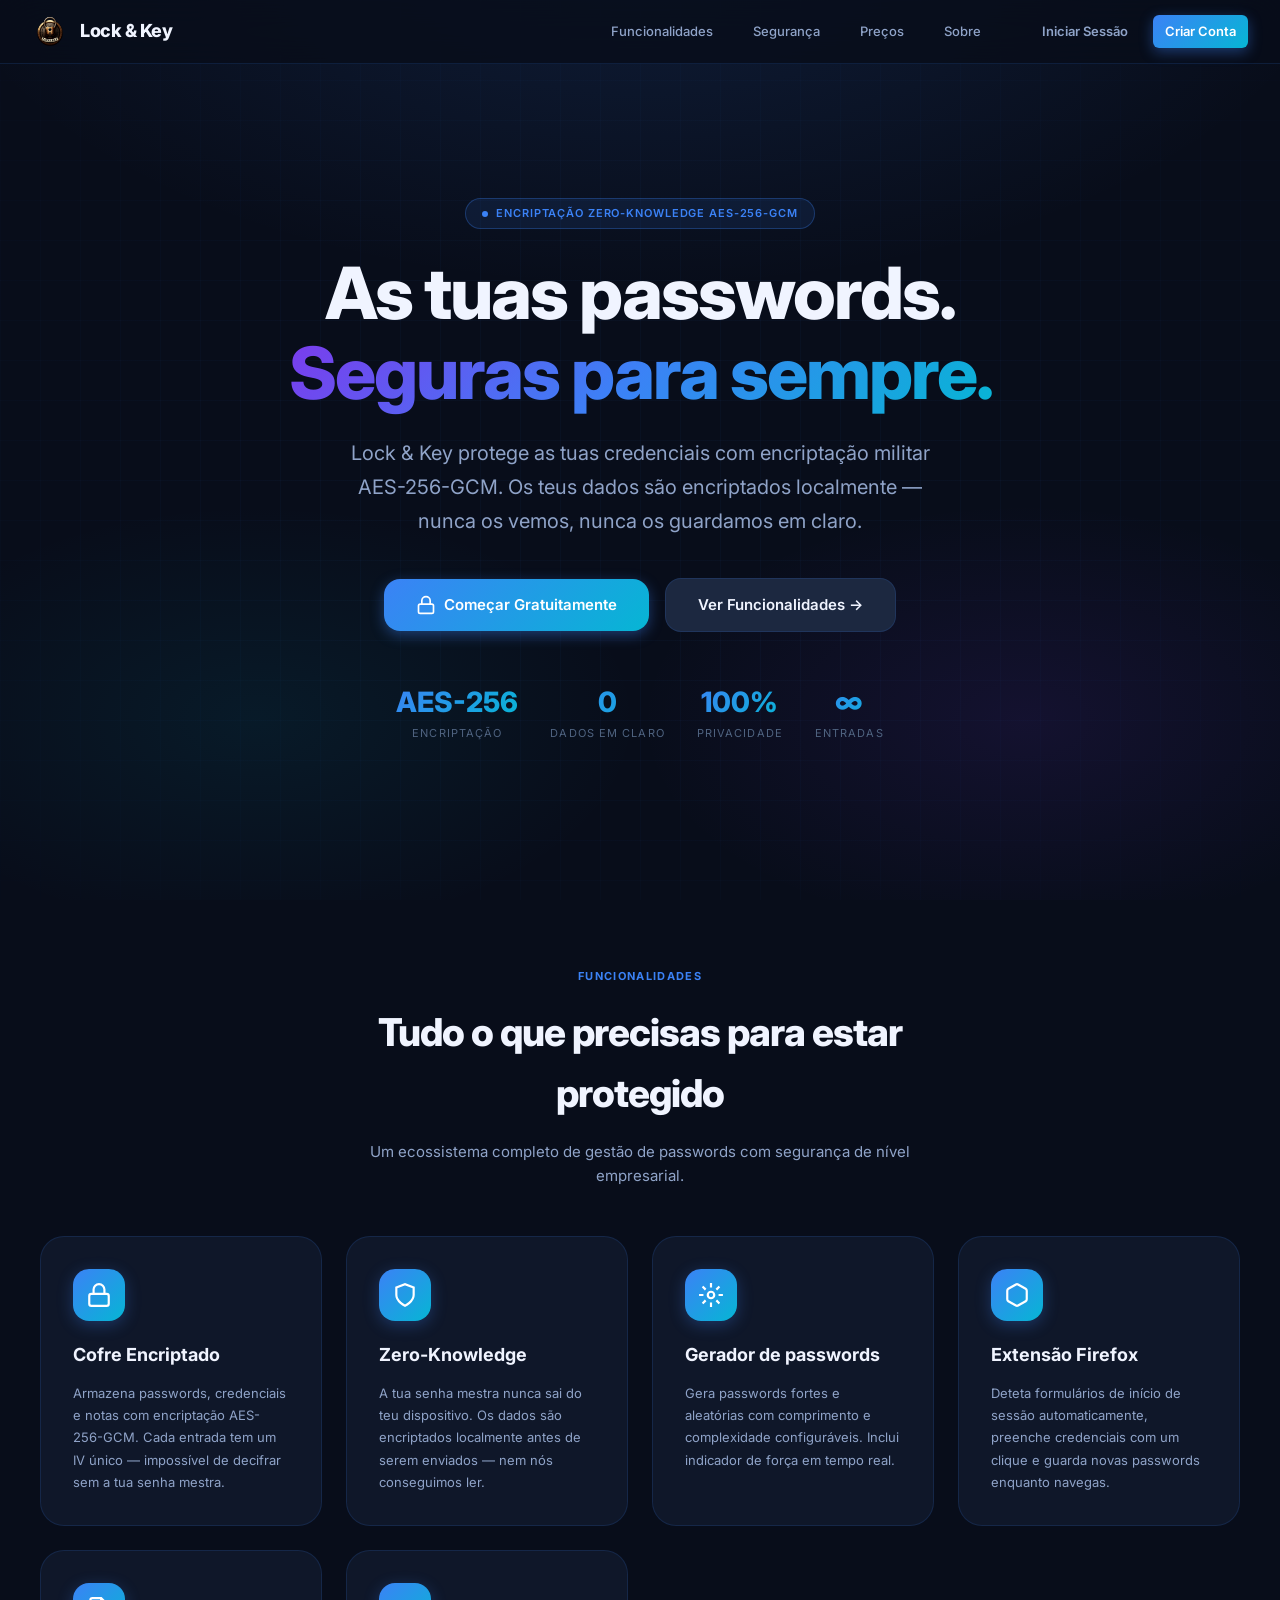
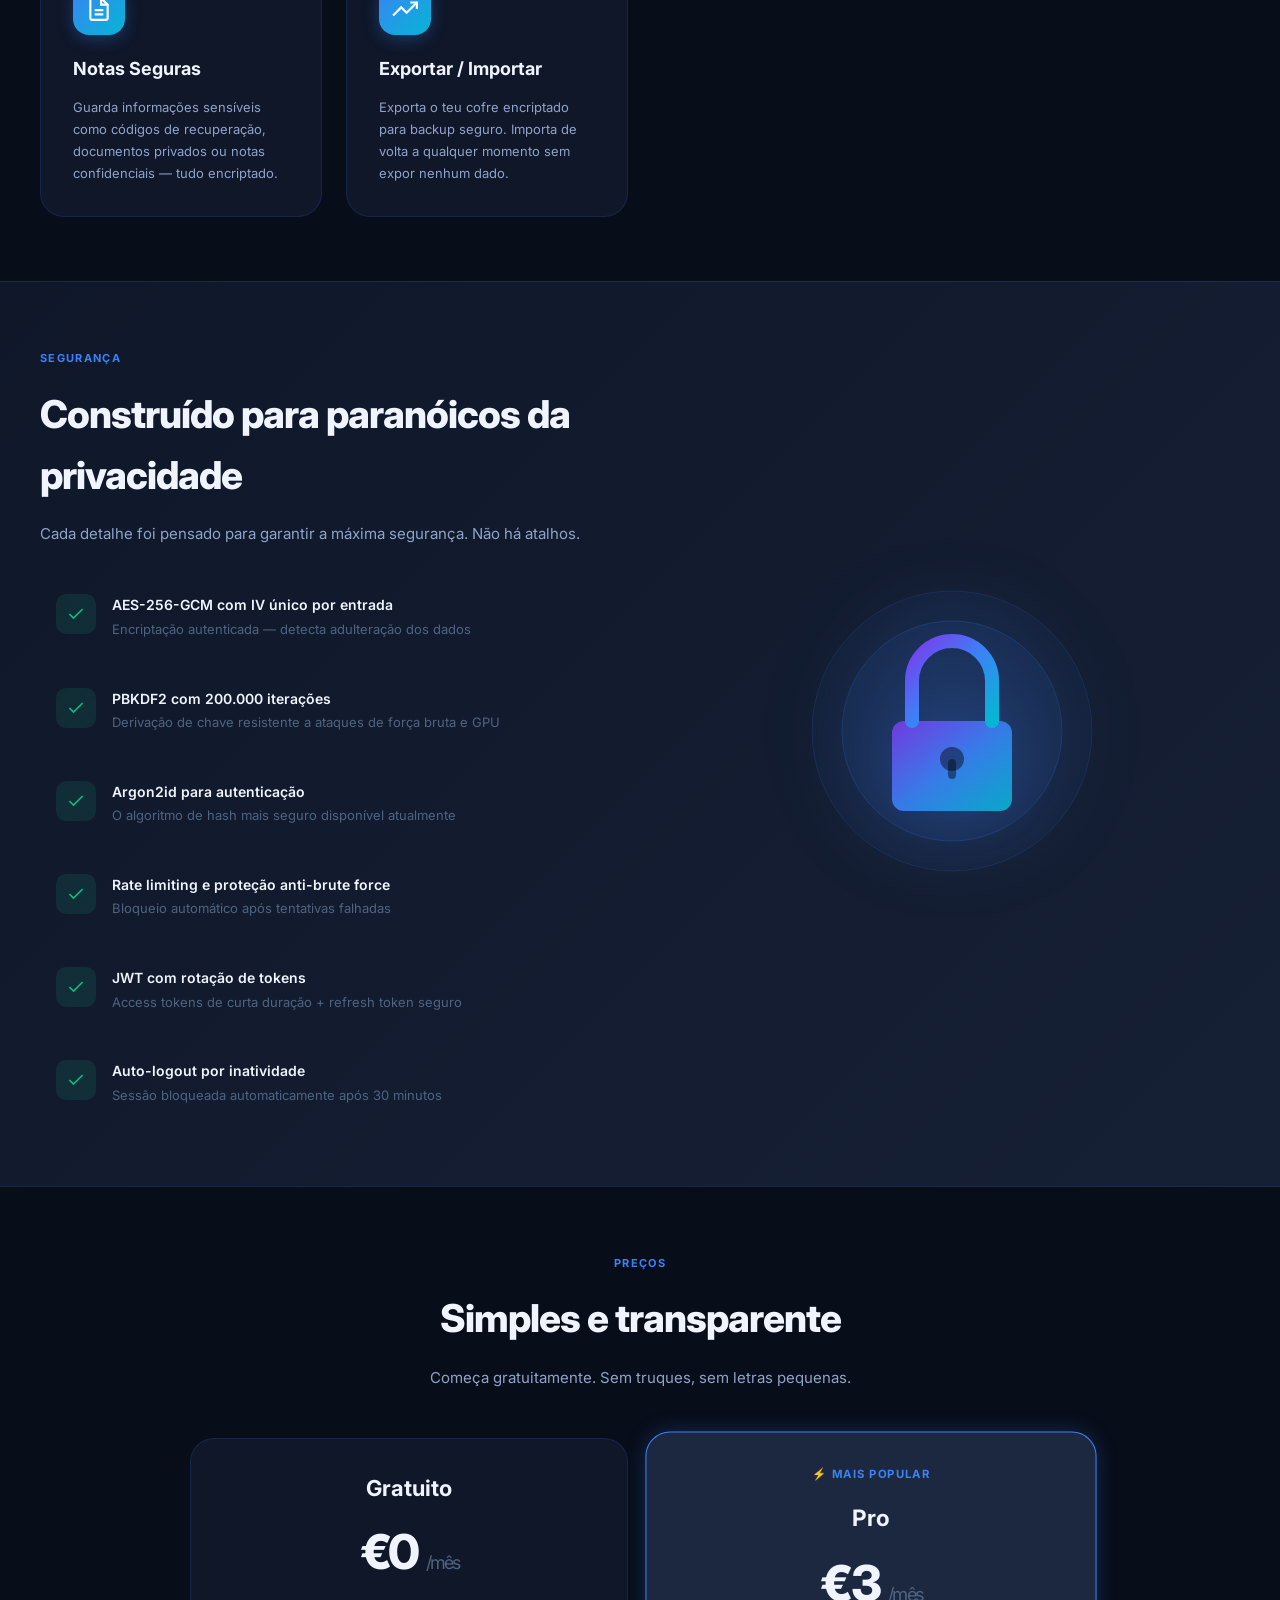
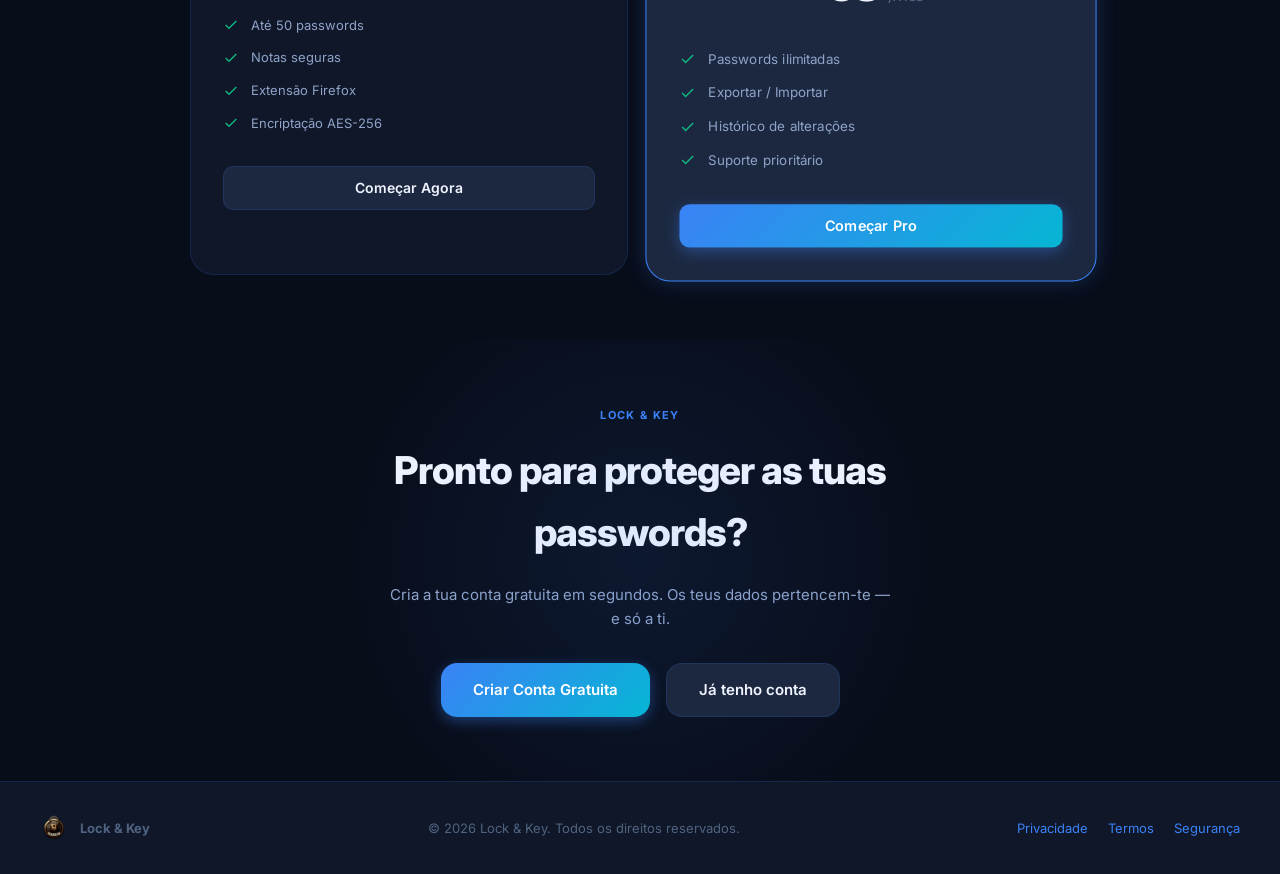
<file: frontend/index.html>
<!DOCTYPE html>
<html lang="pt-PT">
<head>
  <meta charset="UTF-8">
  <meta name="viewport" content="width=device-width, initial-scale=1.0">
  <meta name="description" content="Lock & Key — o gestor de passwords mais seguro. Encriptação AES-256, zero-knowledge, open source.">
  <meta name="theme-color" content="#080d1a">
  <title>Lock & Key — Gestor de passwords seguro</title>
  <link rel="stylesheet" href="css/main.css">
  <link rel="icon" href="assets/logo.png" type="image/png">
</head>
<body>

<!-- Navbar -->
<nav class="navbar" id="navbar">
  <a class="navbar-brand" href="index.html">
    <div class="logo-icon"><img src="assets/logo.png" alt="" class="site-logo" width="36" height="36"></div>
    Lock &amp; Key
  </a>

  <nav class="navbar-nav">
    <a href="#features">Funcionalidades</a>
    <a href="#security">Segurança</a>
    <a href="#pricing">Preços</a>
    <a href="#about">Sobre</a>
  </nav>

  <div class="navbar-actions">
    <a href="login.html" class="btn btn-ghost btn-sm">Iniciar Sessão</a>
    <a href="register.html" class="btn btn-primary btn-sm">Criar Conta</a>
  </div>
</nav>

<!-- Hero -->
<section class="hero">
  <div class="hero-bg"></div>
  <div class="hero-grid"></div>
  <div class="hero-content animate-fade-in-up">
    <div class="hero-badge">
      <span class="dot"></span>
      Encriptação Zero-Knowledge AES-256-GCM
    </div>

    <h1 class="hero-title">
      As tuas passwords.<br>
      <span class="gradient-text">Seguras para sempre.</span>
    </h1>

    <p class="hero-subtitle">
      Lock &amp; Key protege as tuas credenciais com encriptação militar AES-256-GCM.
      Os teus dados são encriptados localmente — nunca os vemos, nunca os guardamos em claro.
    </p>

    <div class="hero-actions">
      <a href="register.html" class="btn btn-primary btn-lg">
        <svg width="20" height="20" viewBox="0 0 24 24" fill="none" stroke="currentColor" stroke-width="2">
          <rect x="3" y="11" width="18" height="11" rx="2"/>
          <path d="M7 11V7a5 5 0 0 1 10 0v4"/>
        </svg>
        Começar Gratuitamente
      </a>
      <a href="#features" class="btn btn-secondary btn-lg">
        Ver Funcionalidades →
      </a>
    </div>

    <div class="hero-stats">
      <div class="hero-stat">
        <div class="stat-value">AES-256</div>
        <div class="stat-label">Encriptação</div>
      </div>
      <div class="hero-stat">
        <div class="stat-value">0</div>
        <div class="stat-label">Dados em Claro</div>
      </div>
      <div class="hero-stat">
        <div class="stat-value">100%</div>
        <div class="stat-label">Privacidade</div>
      </div>
      <div class="hero-stat">
        <div class="stat-value">∞</div>
        <div class="stat-label">Entradas</div>
      </div>
    </div>
  </div>
</section>

<!-- Features -->
<section class="section" id="features">
  <div class="section-header">
    <div class="section-tag">Funcionalidades</div>
    <h2 class="section-title">Tudo o que precisas para estar protegido</h2>
    <p class="section-desc">Um ecossistema completo de gestão de passwords com segurança de nível empresarial.</p>
  </div>

  <div class="features-grid">
    <div class="feature-card">
      <div class="feature-icon">
        <svg viewBox="0 0 24 24" fill="none" stroke="currentColor" stroke-width="2">
          <rect x="3" y="11" width="18" height="11" rx="2"/>
          <path d="M7 11V7a5 5 0 0 1 10 0v4"/>
        </svg>
      </div>
      <h3 class="feature-title">Cofre Encriptado</h3>
      <p class="feature-desc">Armazena passwords, credenciais e notas com encriptação AES-256-GCM. Cada entrada tem um IV único — impossível de decifrar sem a tua senha mestra.</p>
    </div>

    <div class="feature-card">
      <div class="feature-icon">
        <svg viewBox="0 0 24 24" fill="none" stroke="currentColor" stroke-width="2">
          <path d="M12 22s8-4 8-10V5l-8-3-8 3v7c0 6 8 10 8 10z"/>
        </svg>
      </div>
      <h3 class="feature-title">Zero-Knowledge</h3>
      <p class="feature-desc">A tua senha mestra nunca sai do teu dispositivo. Os dados são encriptados localmente antes de serem enviados — nem nós conseguimos ler.</p>
    </div>

    <div class="feature-card">
      <div class="feature-icon">
        <svg viewBox="0 0 24 24" fill="none" stroke="currentColor" stroke-width="2">
          <circle cx="12" cy="12" r="3"/>
          <path d="M12 1v4M12 19v4M4.22 4.22l2.83 2.83M16.95 16.95l2.83 2.83M1 12h4M19 12h4M4.22 19.78l2.83-2.83M16.95 7.05l2.83-2.83"/>
        </svg>
      </div>
      <h3 class="feature-title">Gerador de passwords</h3>
      <p class="feature-desc">Gera passwords fortes e aleatórias com comprimento e complexidade configuráveis. Inclui indicador de força em tempo real.</p>
    </div>

    <div class="feature-card">
      <div class="feature-icon">
        <svg viewBox="0 0 24 24" fill="none" stroke="currentColor" stroke-width="2">
          <path d="M21 16V8a2 2 0 0 0-1-1.73l-7-4a2 2 0 0 0-2 0l-7 4A2 2 0 0 0 3 8v8a2 2 0 0 0 1 1.73l7 4a2 2 0 0 0 2 0l7-4A2 2 0 0 0 21 16z"/>
        </svg>
      </div>
      <h3 class="feature-title">Extensão Firefox</h3>
      <p class="feature-desc">Deteta formulários de início de sessão automaticamente, preenche credenciais com um clique e guarda novas passwords enquanto navegas.</p>
    </div>

    <div class="feature-card">
      <div class="feature-icon">
        <svg viewBox="0 0 24 24" fill="none" stroke="currentColor" stroke-width="2">
          <path d="M14 2H6a2 2 0 0 0-2 2v16a2 2 0 0 0 2 2h12a2 2 0 0 0 2-2V8z"/>
          <polyline points="14 2 14 8 20 8"/>
          <line x1="16" y1="13" x2="8" y2="13"/>
          <line x1="16" y1="17" x2="8" y2="17"/>
        </svg>
      </div>
      <h3 class="feature-title">Notas Seguras</h3>
      <p class="feature-desc">Guarda informações sensíveis como códigos de recuperação, documentos privados ou notas confidenciais — tudo encriptado.</p>
    </div>

    <div class="feature-card">
      <div class="feature-icon">
        <svg viewBox="0 0 24 24" fill="none" stroke="currentColor" stroke-width="2">
          <polyline points="23 6 13.5 15.5 8.5 10.5 1 18"/>
          <polyline points="17 6 23 6 23 12"/>
        </svg>
      </div>
      <h3 class="feature-title">Exportar / Importar</h3>
      <p class="feature-desc">Exporta o teu cofre encriptado para backup seguro. Importa de volta a qualquer momento sem expor nenhum dado.</p>
    </div>
  </div>
</section>

<!-- Security Section -->
<section class="section security-section" id="security">
  <div class="security-grid">
    <div>
      <div class="section-tag">Segurança</div>
      <h2 class="section-title" style="text-align:left">Construído para paranóicos da privacidade</h2>
      <p class="section-desc" style="text-align:left; margin-bottom:32px">
        Cada detalhe foi pensado para garantir a máxima segurança. Não há atalhos.
      </p>

      <div class="security-list">
        <div class="security-item">
          <div class="security-item-icon">
            <svg width="20" height="20" viewBox="0 0 24 24" fill="none" stroke="currentColor" stroke-width="2">
              <polyline points="20 6 9 17 4 12"/>
            </svg>
          </div>
          <div>
            <div class="security-item-title">AES-256-GCM com IV único por entrada</div>
            <div class="security-item-desc">Encriptação autenticada — detecta adulteração dos dados</div>
          </div>
        </div>

        <div class="security-item">
          <div class="security-item-icon">
            <svg width="20" height="20" viewBox="0 0 24 24" fill="none" stroke="currentColor" stroke-width="2">
              <polyline points="20 6 9 17 4 12"/>
            </svg>
          </div>
          <div>
            <div class="security-item-title">PBKDF2 com 200.000 iterações</div>
            <div class="security-item-desc">Derivação de chave resistente a ataques de força bruta e GPU</div>
          </div>
        </div>

        <div class="security-item">
          <div class="security-item-icon">
            <svg width="20" height="20" viewBox="0 0 24 24" fill="none" stroke="currentColor" stroke-width="2">
              <polyline points="20 6 9 17 4 12"/>
            </svg>
          </div>
          <div>
            <div class="security-item-title">Argon2id para autenticação</div>
            <div class="security-item-desc">O algoritmo de hash mais seguro disponível atualmente</div>
          </div>
        </div>

        <div class="security-item">
          <div class="security-item-icon">
            <svg width="20" height="20" viewBox="0 0 24 24" fill="none" stroke="currentColor" stroke-width="2">
              <polyline points="20 6 9 17 4 12"/>
            </svg>
          </div>
          <div>
            <div class="security-item-title">Rate limiting e proteção anti-brute force</div>
            <div class="security-item-desc">Bloqueio automático após tentativas falhadas</div>
          </div>
        </div>

        <div class="security-item">
          <div class="security-item-icon">
            <svg width="20" height="20" viewBox="0 0 24 24" fill="none" stroke="currentColor" stroke-width="2">
              <polyline points="20 6 9 17 4 12"/>
            </svg>
          </div>
          <div>
            <div class="security-item-title">JWT com rotação de tokens</div>
            <div class="security-item-desc">Access tokens de curta duração + refresh token seguro</div>
          </div>
        </div>

        <div class="security-item">
          <div class="security-item-icon">
            <svg width="20" height="20" viewBox="0 0 24 24" fill="none" stroke="currentColor" stroke-width="2">
              <polyline points="20 6 9 17 4 12"/>
            </svg>
          </div>
          <div>
            <div class="security-item-title">Auto-logout por inatividade</div>
            <div class="security-item-desc">Sessão bloqueada automaticamente após 30 minutos</div>
          </div>
        </div>
      </div>
    </div>

    <div style="text-align:center">
      <div style="position:relative;display:inline-block">
        <svg width="300" height="300" viewBox="0 0 300 300" class="animate-float" style="filter:drop-shadow(0 0 40px rgba(59,130,246,0.4))">
          <defs>
            <linearGradient id="lockGrad" x1="0%" y1="0%" x2="100%" y2="100%">
              <stop offset="0%" style="stop-color:#7c3aed"/>
              <stop offset="50%" style="stop-color:#3b82f6"/>
              <stop offset="100%" style="stop-color:#06b6d4"/>
            </linearGradient>
          </defs>
          <!-- Fundo circular -->
          <circle cx="150" cy="150" r="140" fill="rgba(59,130,246,0.05)" stroke="rgba(59,130,246,0.15)" stroke-width="1"/>
          <circle cx="150" cy="150" r="110" fill="rgba(59,130,246,0.08)" stroke="rgba(59,130,246,0.2)" stroke-width="1"/>
          <!-- Cadeado -->
          <rect x="90" y="140" width="120" height="90" rx="12" fill="url(#lockGrad)" opacity="0.9"/>
          <path d="M110 140 V100 a40 40 0 0 1 80 0 V140" fill="none" stroke="url(#lockGrad)" stroke-width="14" stroke-linecap="round"/>
          <!-- Buraco da chave -->
          <circle cx="150" cy="178" r="12" fill="rgba(8,13,26,0.5)"/>
          <rect x="146" y="178" width="8" height="20" rx="4" fill="rgba(8,13,26,0.5)"/>
        </svg>
      </div>
    </div>
  </div>
</section>

<!-- Pricing -->
<section class="section" id="pricing">
  <div class="section-header">
    <div class="section-tag">Preços</div>
    <h2 class="section-title">Simples e transparente</h2>
    <p class="section-desc">Começa gratuitamente. Sem truques, sem letras pequenas.</p>
  </div>

  <div class="pricing-grid">
    <div class="pricing-card">
      <div class="pricing-name">Gratuito</div>
      <div class="pricing-price">€0 <span>/mês</span></div>
      <div class="pricing-features">
        <div class="pricing-feature">
          <svg width="16" height="16" viewBox="0 0 24 24" fill="none" stroke="currentColor" stroke-width="2"><polyline points="20 6 9 17 4 12"/></svg>
          Até 50 passwords
        </div>
        <div class="pricing-feature">
          <svg width="16" height="16" viewBox="0 0 24 24" fill="none" stroke="currentColor" stroke-width="2"><polyline points="20 6 9 17 4 12"/></svg>
          Notas seguras
        </div>
        <div class="pricing-feature">
          <svg width="16" height="16" viewBox="0 0 24 24" fill="none" stroke="currentColor" stroke-width="2"><polyline points="20 6 9 17 4 12"/></svg>
          Extensão Firefox
        </div>
        <div class="pricing-feature">
          <svg width="16" height="16" viewBox="0 0 24 24" fill="none" stroke="currentColor" stroke-width="2"><polyline points="20 6 9 17 4 12"/></svg>
          Encriptação AES-256
        </div>
      </div>
      <a href="register.html" class="btn btn-secondary" style="width:100%">Começar Agora</a>
    </div>

    <div class="pricing-card featured">
      <div class="pricing-badge">⚡ Mais Popular</div>
      <div class="pricing-name">Pro</div>
      <div class="pricing-price">€3 <span>/mês</span></div>
      <div class="pricing-features">
        <div class="pricing-feature">
          <svg width="16" height="16" viewBox="0 0 24 24" fill="none" stroke="currentColor" stroke-width="2"><polyline points="20 6 9 17 4 12"/></svg>
          Passwords ilimitadas
        </div>
        <div class="pricing-feature">
          <svg width="16" height="16" viewBox="0 0 24 24" fill="none" stroke="currentColor" stroke-width="2"><polyline points="20 6 9 17 4 12"/></svg>
          Exportar / Importar
        </div>
        <div class="pricing-feature">
          <svg width="16" height="16" viewBox="0 0 24 24" fill="none" stroke="currentColor" stroke-width="2"><polyline points="20 6 9 17 4 12"/></svg>
          Histórico de alterações
        </div>
        <div class="pricing-feature">
          <svg width="16" height="16" viewBox="0 0 24 24" fill="none" stroke="currentColor" stroke-width="2"><polyline points="20 6 9 17 4 12"/></svg>
          Suporte prioritário
        </div>
      </div>
      <a href="register.html" class="btn btn-primary" style="width:100%">Começar Pro</a>
    </div>
  </div>
</section>

<!-- About / CTA -->
<section class="cta-section" id="about">
  <div class="section-tag">Lock & Key</div>
  <h2 class="section-title" style="max-width:600px;margin:0 auto var(--space-5)">
    Pronto para proteger as tuas passwords?
  </h2>
  <p class="section-desc" style="max-width:500px;margin:0 auto var(--space-8)">
    Cria a tua conta gratuita em segundos. Os teus dados pertencem-te — e só a ti.
  </p>
  <div style="display:flex;gap:16px;justify-content:center;flex-wrap:wrap">
    <a href="register.html" class="btn btn-primary btn-lg">Criar Conta Gratuita</a>
    <a href="login.html" class="btn btn-secondary btn-lg">Já tenho conta</a>
  </div>
</section>

<!-- Footer -->
<footer>
  <div class="footer-content">
    <div style="display:flex;align-items:center;gap:12px;font-weight:700">
      <img src="assets/logo.png" alt="" width="28" height="28" style="object-fit:contain">
      Lock &amp; Key
    </div>
    <div>© 2026 Lock &amp; Key. Todos os direitos reservados.</div>
    <div style="display:flex;gap:20px">
      <a href="#">Privacidade</a>
      <a href="#">Termos</a>
      <a href="#">Segurança</a>
    </div>
  </div>
</footer>

<div id="toast-container"></div>

<script src="js/utils.js"></script>
<script>
  // Navbar scroll effect
  window.addEventListener('scroll', () => {
    document.getElementById('navbar').classList.toggle('scrolled', window.scrollY > 20);
  });
</script>
</body>
</html>
</file>
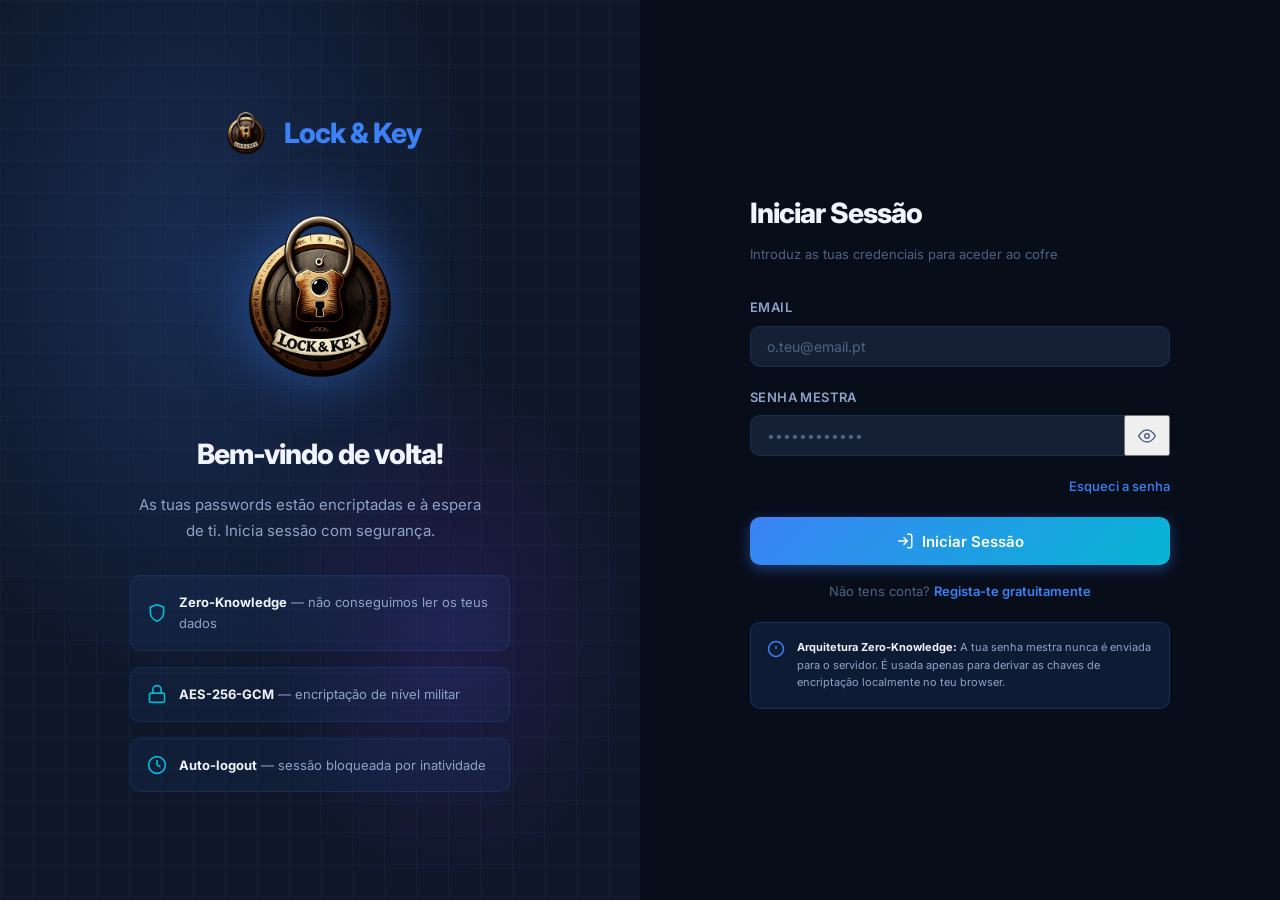
<file: frontend/login.html>
<!DOCTYPE html>
<html lang="pt-PT">
<head>
  <meta charset="UTF-8">
  <meta name="viewport" content="width=device-width, initial-scale=1.0">
  <title>Iniciar Sessão — Lock & Key</title>
  <link rel="stylesheet" href="css/main.css">
  <link rel="stylesheet" href="css/auth.css">
  <link rel="icon" href="assets/logo.png" type="image/png">
</head>
<body>
<div class="auth-page">

  <!-- Painel Visual Esquerdo -->
  <div class="auth-visual">
    <div class="auth-visual-bg"></div>
    <div class="auth-visual-grid"></div>
    <div class="auth-visual-content">
      <a class="auth-visual-logo" href="index.html">
        <div class="logo-icon"><img src="assets/logo.png" alt="" class="site-logo" width="36" height="36"></div>
        Lock &amp; Key
      </a>

      <div class="lock-visual">
        <img src="assets/logo.png" alt="" class="site-logo" width="160" height="160" style="object-fit:contain">
      </div>

      <h2 class="auth-visual-title">Bem-vindo de volta!</h2>
      <p class="auth-visual-desc">As tuas passwords estão encriptadas e à espera de ti. Inicia sessão com segurança.</p>

      <div class="auth-features">
        <div class="auth-feature-item">
          <svg viewBox="0 0 24 24" fill="none" stroke="currentColor" stroke-width="2">
            <path d="M12 22s8-4 8-10V5l-8-3-8 3v7c0 6 8 10 8 10z"/>
          </svg>
          <span><strong>Zero-Knowledge</strong> — não conseguimos ler os teus dados</span>
        </div>
        <div class="auth-feature-item">
          <svg viewBox="0 0 24 24" fill="none" stroke="currentColor" stroke-width="2">
            <rect x="3" y="11" width="18" height="11" rx="2"/>
            <path d="M7 11V7a5 5 0 0 1 10 0v4"/>
          </svg>
          <span><strong>AES-256-GCM</strong> — encriptação de nível militar</span>
        </div>
        <div class="auth-feature-item">
          <svg viewBox="0 0 24 24" fill="none" stroke="currentColor" stroke-width="2">
            <circle cx="12" cy="12" r="10"/>
            <polyline points="12 6 12 12 16 14"/>
          </svg>
          <span><strong>Auto-logout</strong> — sessão bloqueada por inatividade</span>
        </div>
      </div>
    </div>
  </div>

  <!-- Formulário de Login -->
  <div class="auth-form-panel">
    <div class="auth-form-container animate-fade-in">
      <div class="auth-form-header">
        <h1 class="auth-form-title">Iniciar Sessão</h1>
        <p class="auth-form-subtitle">Introduz as tuas credenciais para aceder ao cofre</p>
      </div>

      <!-- Alerta de erro -->
      <div id="auth-error" class="hidden" style="
        padding:12px 16px;
        background:var(--danger-bg);
        border:1px solid rgba(239,68,68,0.3);
        border-radius:var(--border-radius);
        font-size:13px;
        color:var(--danger);
        margin-bottom:20px;
        display:flex;
        align-items:center;
        gap:8px;
      ">
        <svg width="16" height="16" viewBox="0 0 24 24" fill="none" stroke="currentColor" stroke-width="2" style="flex-shrink:0">
          <circle cx="12" cy="12" r="10"/>
          <line x1="15" y1="9" x2="9" y2="15"/>
          <line x1="9" y1="9" x2="15" y2="15"/>
        </svg>
        <span id="auth-error-msg"></span>
      </div>

      <form class="auth-form" id="login-form" novalidate>
        <div class="form-group">
          <label class="form-label" for="email">Email</label>
          <div class="input-group">
            <input
              type="email"
              id="email"
              name="email"
              class="input"
              placeholder="o.teu@email.pt"
              autocomplete="email"
              required
            >
          </div>
        </div>

        <div class="form-group">
          <label class="form-label" for="password">Senha mestra</label>
          <div class="input-group">
            <input
              type="password"
              id="password"
              name="password"
              class="input"
              placeholder="••••••••••••"
              autocomplete="current-password"
              required
            >
            <button type="button" class="input-addon" id="toggle-password" aria-label="Mostrar/ocultar senha">
              <svg id="eye-icon" width="18" height="18" viewBox="0 0 24 24" fill="none" stroke="currentColor" stroke-width="2">
                <path d="M1 12s4-8 11-8 11 8 11 8-4 8-11 8-11-8-11-8z"/>
                <circle cx="12" cy="12" r="3"/>
              </svg>
            </button>
          </div>
        </div>

        <div style="display:flex;justify-content:flex-end">
          <a href="#" style="font-size:13px;font-weight:500">Esqueci a senha</a>
        </div>

        <button type="submit" class="btn btn-primary" id="login-btn" style="width:100%;height:48px;font-size:15px">
          <svg width="18" height="18" viewBox="0 0 24 24" fill="none" stroke="currentColor" stroke-width="2">
            <path d="M15 3h4a2 2 0 0 1 2 2v14a2 2 0 0 1-2 2h-4"/>
            <polyline points="10 17 15 12 10 7"/>
            <line x1="15" y1="12" x2="3" y2="12"/>
          </svg>
          Iniciar Sessão
        </button>

        <!-- Loading indicator (oculto por padrão) -->
        <div id="deriving-keys" class="hidden" style="
          text-align:center;
          font-size:12px;
          color:var(--text-muted);
          display:flex;
          align-items:center;
          justify-content:center;
          gap:8px;
        ">
          <svg width="14" height="14" viewBox="0 0 24 24" fill="none" stroke="currentColor" stroke-width="2" class="animate-spin" style="animation:spin 1s linear infinite">
            <path d="M21 12a9 9 0 1 1-6.219-8.56"/>
          </svg>
          A derivar chaves criptográficas...
        </div>
      </form>

      <div class="auth-switch">
        Não tens conta? <a href="register.html">Regista-te gratuitamente</a>
      </div>

      <div style="margin-top:20px">
        <div class="zk-notice">
          <svg viewBox="0 0 24 24" fill="none" stroke="currentColor" stroke-width="2">
            <circle cx="12" cy="12" r="10"/>
            <line x1="12" y1="8" x2="12" y2="12"/>
            <line x1="12" y1="16" x2="12.01" y2="16"/>
          </svg>
          <div>
            <strong>Arquitetura Zero-Knowledge:</strong> A tua senha mestra nunca é enviada para o servidor.
            É usada apenas para derivar as chaves de encriptação localmente no teu browser.
          </div>
        </div>
      </div>
    </div>
  </div>
</div>

<div id="toast-container"></div>

<script src="js/utils.js"></script>
<script src="js/crypto.js"></script>
<script src="js/api.js"></script>
<script src="js/auth.js"></script>
</body>
</html>
</file>
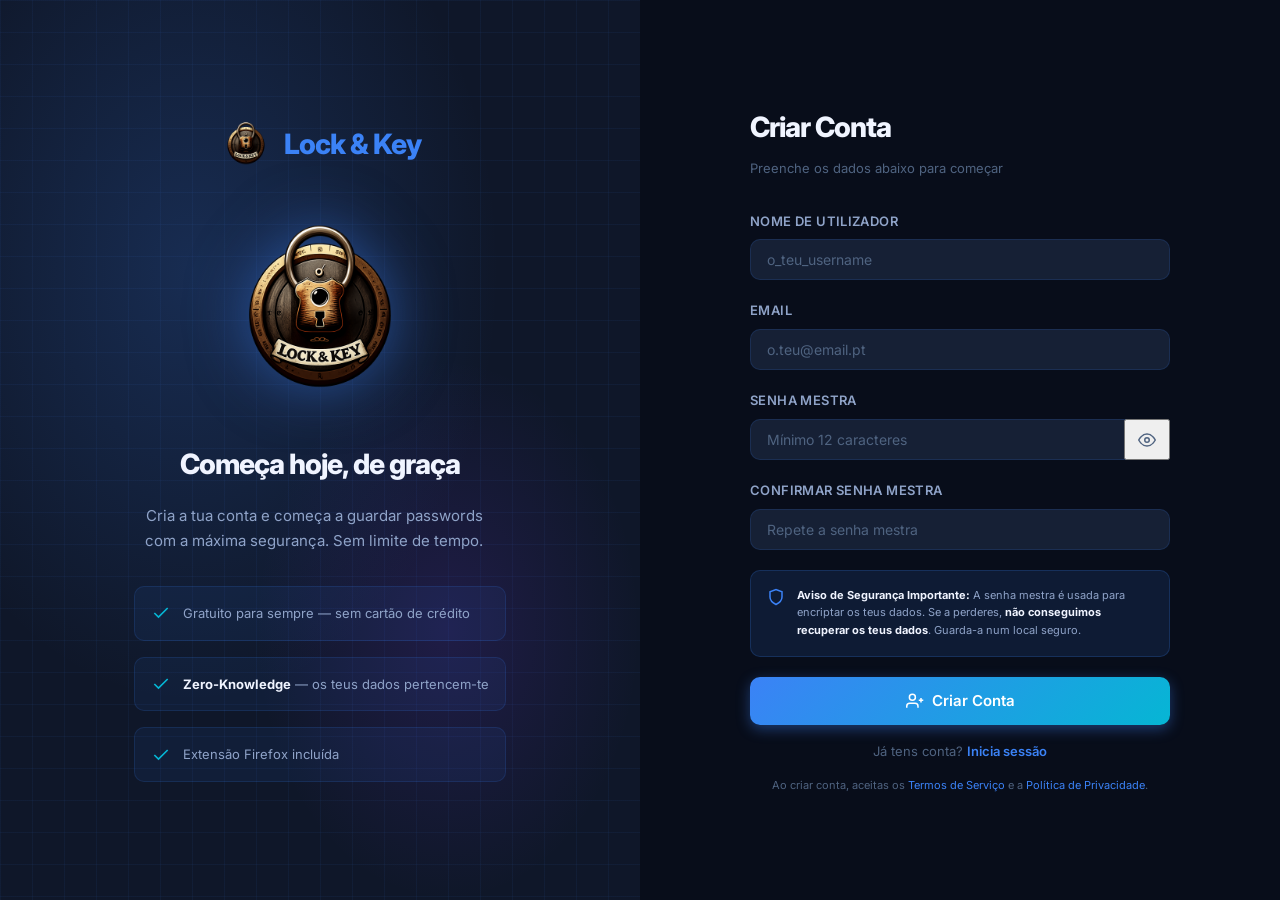
<file: frontend/register.html>
<!DOCTYPE html>
<html lang="pt-PT">
<head>
  <meta charset="UTF-8">
  <meta name="viewport" content="width=device-width, initial-scale=1.0">
  <title>Criar Conta — Lock & Key</title>
  <link rel="stylesheet" href="css/main.css">
  <link rel="stylesheet" href="css/auth.css">
  <link rel="icon" href="assets/logo.png" type="image/png">
</head>
<body>
<div class="auth-page">

  <!-- Painel Visual Esquerdo -->
  <div class="auth-visual">
    <div class="auth-visual-bg"></div>
    <div class="auth-visual-grid"></div>
    <div class="auth-visual-content">
      <a class="auth-visual-logo" href="index.html">
        <div class="logo-icon"><img src="assets/logo.png" alt="" class="site-logo" width="36" height="36"></div>
        Lock &amp; Key
      </a>

      <div class="lock-visual">
        <img src="assets/logo.png" alt="" class="site-logo" width="160" height="160" style="object-fit:contain">
      </div>

      <h2 class="auth-visual-title">Começa hoje, de graça</h2>
      <p class="auth-visual-desc">Cria a tua conta e começa a guardar passwords com a máxima segurança. Sem limite de tempo.</p>

      <div class="auth-features">
        <div class="auth-feature-item">
          <svg viewBox="0 0 24 24" fill="none" stroke="currentColor" stroke-width="2">
            <polyline points="20 6 9 17 4 12"/>
          </svg>
          <span>Gratuito para sempre — sem cartão de crédito</span>
        </div>
        <div class="auth-feature-item">
          <svg viewBox="0 0 24 24" fill="none" stroke="currentColor" stroke-width="2">
            <polyline points="20 6 9 17 4 12"/>
          </svg>
          <span><strong>Zero-Knowledge</strong> — os teus dados pertencem-te</span>
        </div>
        <div class="auth-feature-item">
          <svg viewBox="0 0 24 24" fill="none" stroke="currentColor" stroke-width="2">
            <polyline points="20 6 9 17 4 12"/>
          </svg>
          <span>Extensão Firefox incluída</span>
        </div>
      </div>
    </div>
  </div>

  <!-- Formulário de Registo -->
  <div class="auth-form-panel">
    <div class="auth-form-container animate-fade-in">
      <div class="auth-form-header">
        <h1 class="auth-form-title">Criar Conta</h1>
        <p class="auth-form-subtitle">Preenche os dados abaixo para começar</p>
      </div>

      <div id="auth-error" class="hidden" style="
        padding:12px 16px;
        background:var(--danger-bg);
        border:1px solid rgba(239,68,68,0.3);
        border-radius:var(--border-radius);
        font-size:13px;
        color:var(--danger);
        margin-bottom:20px;
        display:flex;align-items:center;gap:8px;
      ">
        <svg width="16" height="16" viewBox="0 0 24 24" fill="none" stroke="currentColor" stroke-width="2" style="flex-shrink:0">
          <circle cx="12" cy="12" r="10"/>
          <line x1="15" y1="9" x2="9" y2="15"/>
          <line x1="9" y1="9" x2="15" y2="15"/>
        </svg>
        <span id="auth-error-msg"></span>
      </div>

      <form class="auth-form" id="register-form" novalidate>
        <div class="form-group">
          <label class="form-label" for="username">Nome de Utilizador</label>
          <input type="text" id="username" name="username" class="input" placeholder="o_teu_username" autocomplete="username" required minlength="3" maxlength="100">
        </div>

        <div class="form-group">
          <label class="form-label" for="email">Email</label>
          <input type="email" id="email" name="email" class="input" placeholder="o.teu@email.pt" autocomplete="email" required>
        </div>

        <div class="form-group">
          <label class="form-label" for="password">Senha mestra</label>
          <div class="input-group">
            <input type="password" id="password" name="password" class="input" placeholder="Mínimo 12 caracteres" autocomplete="new-password" required minlength="12">
            <button type="button" class="input-addon" id="toggle-password" aria-label="Mostrar/ocultar senha">
              <svg id="eye-icon" width="18" height="18" viewBox="0 0 24 24" fill="none" stroke="currentColor" stroke-width="2">
                <path d="M1 12s4-8 11-8 11 8 11 8-4 8-11 8-11-8-11-8z"/>
                <circle cx="12" cy="12" r="3"/>
              </svg>
            </button>
          </div>
          <!-- Indicador de força -->
          <div class="password-strength" id="strength-container" style="display:none">
            <div class="strength-bar" id="strength-bar">
              <div class="strength-segment"></div>
              <div class="strength-segment"></div>
              <div class="strength-segment"></div>
              <div class="strength-segment"></div>
              <div class="strength-segment"></div>
            </div>
            <div class="strength-label">
              <span id="strength-text" style="color:var(--text-muted)">Muito fraca</span>
              <span id="strength-score" style="color:var(--text-muted)">0/4</span>
            </div>
          </div>
        </div>

        <div class="form-group">
          <label class="form-label" for="confirm-password">Confirmar senha mestra</label>
          <input type="password" id="confirm-password" name="confirm-password" class="input" placeholder="Repete a senha mestra" autocomplete="new-password" required>
          <div id="password-match-error" class="form-error hidden">
            <svg width="12" height="12" viewBox="0 0 24 24" fill="none" stroke="currentColor" stroke-width="2"><circle cx="12" cy="12" r="10"/><line x1="15" y1="9" x2="9" y2="15"/><line x1="9" y1="9" x2="15" y2="15"/></svg>
            As senhas não coincidem
          </div>
        </div>

        <div class="zk-notice">
          <svg viewBox="0 0 24 24" fill="none" stroke="currentColor" stroke-width="2">
            <path d="M12 22s8-4 8-10V5l-8-3-8 3v7c0 6 8 10 8 10z"/>
          </svg>
          <div>
            <strong>Aviso de Segurança Importante:</strong> A senha mestra é usada para encriptar os teus dados.
            Se a perderes, <strong>não conseguimos recuperar os teus dados</strong>. Guarda-a num local seguro.
          </div>
        </div>

        <button type="submit" class="btn btn-primary" id="register-btn" style="width:100%;height:48px;font-size:15px">
          <svg width="18" height="18" viewBox="0 0 24 24" fill="none" stroke="currentColor" stroke-width="2">
            <path d="M16 21v-2a4 4 0 0 0-4-4H5a4 4 0 0 0-4 4v2"/>
            <circle cx="8.5" cy="7" r="4"/>
            <line x1="20" y1="8" x2="20" y2="14"/>
            <line x1="23" y1="11" x2="17" y2="11"/>
          </svg>
          Criar Conta
        </button>

        <div id="deriving-keys" class="hidden" style="
          text-align:center;font-size:12px;color:var(--text-muted);
          display:flex;align-items:center;justify-content:center;gap:8px;
        ">
          <svg width="14" height="14" viewBox="0 0 24 24" fill="none" stroke="currentColor" stroke-width="2" style="animation:spin 1s linear infinite">
            <path d="M21 12a9 9 0 1 1-6.219-8.56"/>
          </svg>
          A gerar chaves criptográficas seguras...
        </div>
      </form>

      <div class="auth-switch">
        Já tens conta? <a href="login.html">Inicia sessão</a>
      </div>

      <div class="auth-terms" style="margin-top:16px">
        Ao criar conta, aceitas os <a href="#">Termos de Serviço</a> e a <a href="#">Política de Privacidade</a>.
      </div>
    </div>
  </div>
</div>

<div id="toast-container"></div>

<script src="js/utils.js"></script>
<script src="js/crypto.js"></script>
<script src="js/api.js"></script>
<script src="js/auth.js"></script>
</body>
</html>
</file>
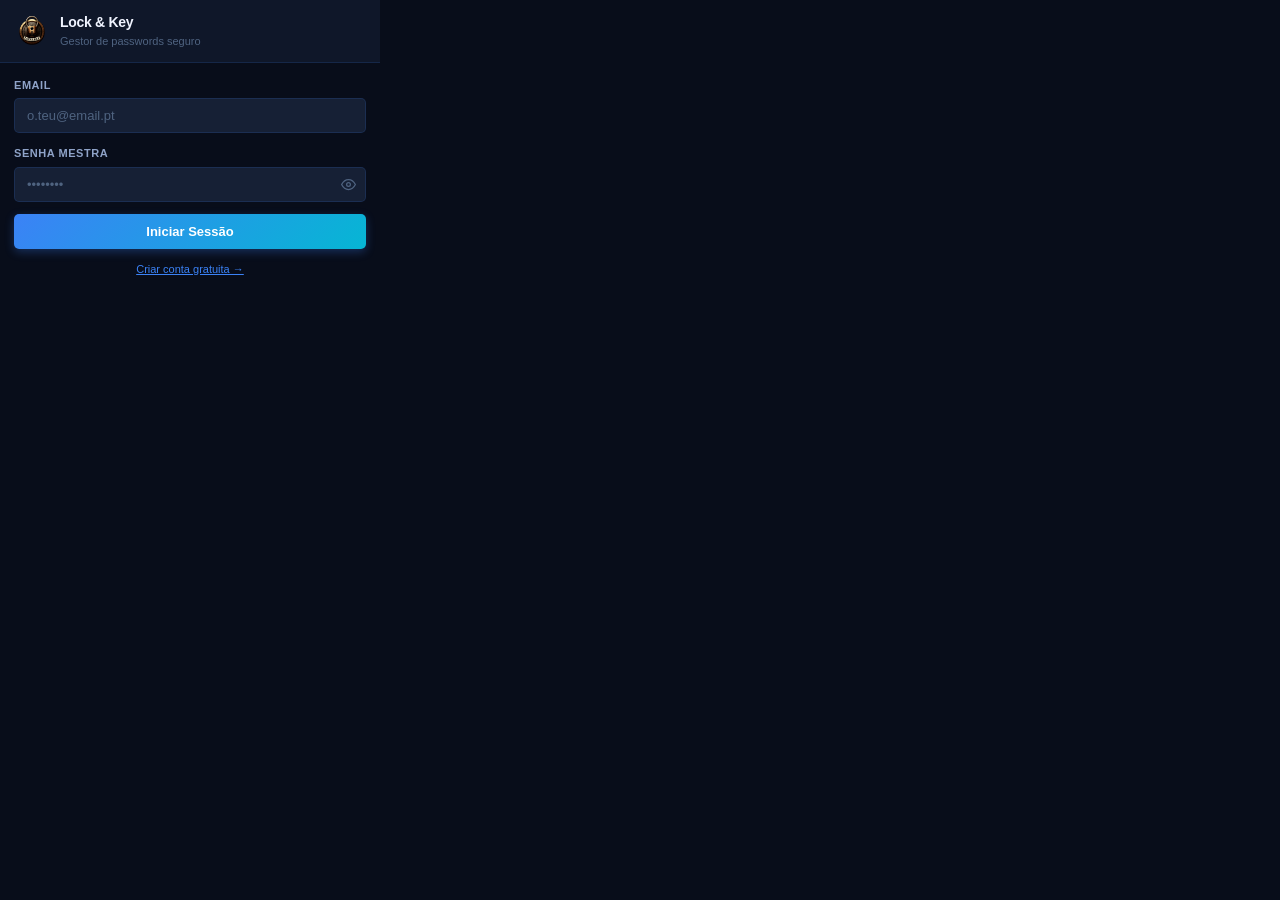
<file: extension/popup/popup.html>
<!DOCTYPE html>
<html lang="pt-PT">
<head>
  <meta charset="UTF-8">
  <meta name="viewport" content="width=device-width, initial-scale=1.0">
  <meta http-equiv="Content-Security-Policy" content="script-src 'self'; style-src 'self' 'unsafe-inline'">
  <title>Lock & Key</title>
  <link rel="stylesheet" href="popup.css">
</head>
<body>

<!-- Ecrã de Login -->
<div id="screen-login" class="screen">
  <div class="header">
    <div class="logo"><img src="../assets/logo.png" alt="" class="site-logo" width="32" height="32" style="object-fit:contain"></div>
    <div>
      <div class="header-title">Lock &amp; Key</div>
      <div class="header-sub">Gestor de passwords seguro</div>
    </div>
  </div>

  <div class="content">
    <div id="login-error" class="error-msg hidden"></div>

    <div class="form-group">
      <label>Email</label>
      <input type="email" id="login-email" placeholder="o.teu@email.pt" autocomplete="email">
    </div>

    <div class="form-group">
      <label>Senha mestra</label>
      <div class="input-wrap">
        <input type="password" id="login-password" placeholder="••••••••" autocomplete="current-password">
        <button class="toggle-pass" id="toggle-login-pass" type="button">
          <svg viewBox="0 0 24 24" fill="none" stroke="currentColor" stroke-width="2">
            <path d="M1 12s4-8 11-8 11 8 11 8-4 8-11 8-11-8-11-8z"/>
            <circle cx="12" cy="12" r="3"/>
          </svg>
        </button>
      </div>
    </div>

    <div id="deriving-notice" class="hidden info-msg">
      <svg viewBox="0 0 24 24" fill="none" stroke="currentColor" stroke-width="2">
        <path d="M21 12a9 9 0 1 1-6.219-8.56"/>
      </svg>
      A derivar chaves...
    </div>

    <button class="btn btn-primary" id="login-btn">Iniciar Sessão</button>

    <p class="ext-link">
      <a href="http://localhost/Lock%26Key/frontend/register.html" target="_blank">Criar conta gratuita →</a>
    </p>
  </div>
</div>

<!-- Ecrã Principal (Vault) -->
<div id="screen-main" class="screen hidden">
  <!-- Header do Popup -->
  <div class="header">
    <div class="logo"><img src="../assets/logo.png" alt="" class="site-logo" width="32" height="32" style="object-fit:contain"></div>
    <div style="flex:1">
      <div class="header-title">Lock &amp; Key</div>
      <div class="header-sub" id="user-info">Utilizador</div>
    </div>
    <div class="header-actions">
      <button class="icon-btn" id="sync-btn" title="Sincronizar">
        <svg viewBox="0 0 24 24" fill="none" stroke="currentColor" stroke-width="2">
          <polyline points="1 4 1 10 7 10"/>
          <path d="M3.51 15a9 9 0 1 0 .49-5.6"/>
        </svg>
      </button>
      <button class="icon-btn danger" id="logout-btn" title="Terminar sessão">
        <svg viewBox="0 0 24 24" fill="none" stroke="currentColor" stroke-width="2">
          <path d="M9 21H5a2 2 0 0 1-2-2V5a2 2 0 0 1 2-2h4"/>
          <polyline points="16 17 21 12 16 7"/>
          <line x1="21" y1="12" x2="9" y2="12"/>
        </svg>
      </button>
    </div>
  </div>

  <!-- URL atual detetado -->
  <div id="current-site-bar" class="hidden site-bar">
    <svg viewBox="0 0 24 24" fill="none" stroke="currentColor" stroke-width="2">
      <circle cx="12" cy="12" r="10"/>
      <line x1="2" y1="12" x2="22" y2="12"/>
      <path d="M12 2a15.3 15.3 0 0 1 4 10 15.3 15.3 0 0 1-4 10 15.3 15.3 0 0 1-4-10 15.3 15.3 0 0 1 4-10z"/>
    </svg>
    <span id="current-domain" class="truncate"></span>
    <button class="icon-btn-xs" id="autofill-all-btn" title="Preencher formulário">
      <svg viewBox="0 0 24 24" fill="none" stroke="currentColor" stroke-width="2">
        <polyline points="5 12 10 17 20 7"/>
      </svg>
    </button>
  </div>

  <!-- Pesquisa -->
  <div class="search-wrap">
    <svg class="search-icon" viewBox="0 0 24 24" fill="none" stroke="currentColor" stroke-width="2">
      <circle cx="11" cy="11" r="8"/>
      <line x1="21" y1="21" x2="16.65" y2="16.65"/>
    </svg>
    <input type="text" id="search-input" placeholder="Pesquisar passwords...">
  </div>

  <!-- Tabs -->
  <div class="tabs">
    <div class="tab active" data-tab="all">Todas</div>
    <div class="tab" data-tab="site">Este Site</div>
    <div class="tab" data-tab="recent">Recentes</div>
  </div>

  <!-- Lista de Entradas -->
  <div class="entries-list" id="entries-list">
    <div class="loading">
      <svg viewBox="0 0 24 24" fill="none" stroke="currentColor" stroke-width="2" class="spin">
        <path d="M21 12a9 9 0 1 1-6.219-8.56"/>
      </svg>
      A carregar...
    </div>
  </div>

  <!-- Footer -->
  <div class="footer">
    <a href="http://localhost/Lock%26Key/frontend/dashboard.html" target="_blank" class="footer-link">
      <svg viewBox="0 0 24 24" fill="none" stroke="currentColor" stroke-width="2">
        <rect x="3" y="3" width="7" height="7"/><rect x="14" y="3" width="7" height="7"/>
        <rect x="14" y="14" width="7" height="7"/><rect x="3" y="14" width="7" height="7"/>
      </svg>
      Dashboard
    </a>
    <a href="http://localhost/Lock%26Key/frontend/vault.html" target="_blank" class="footer-link">
      <svg viewBox="0 0 24 24" fill="none" stroke="currentColor" stroke-width="2">
        <line x1="12" y1="5" x2="12" y2="19"/><line x1="5" y1="12" x2="19" y2="12"/>
      </svg>
      Nova Entrada
    </a>
  </div>
</div>

<!-- Ecrã de Sessão Bloqueada -->
<div id="screen-locked" class="screen hidden">
  <div class="header" style="justify-content:center;padding:20px 16px">
    <div class="logo" style="width:48px;height:48px;border-radius:14px"><img src="../assets/logo.png" alt="" class="site-logo" width="32" height="32" style="object-fit:contain"></div>
  </div>
  <div class="content" style="text-align:center">
    <h2 style="font-size:18px;font-weight:700;margin-bottom:6px">Sessão Bloqueada</h2>
    <p style="font-size:12px;color:#8fa3c8;margin-bottom:20px">Introduz a senha mestra para continuar</p>
    <div class="form-group">
      <div class="input-wrap">
        <input type="password" id="unlock-password" placeholder="Senha mestra" style="text-align:center">
      </div>
    </div>
    <button class="btn btn-primary" id="unlock-btn">Desbloquear</button>
    <button class="btn btn-ghost" id="unlock-logout-btn" style="margin-top:8px;width:100%">Terminar Sessão</button>
  </div>
</div>

<!-- Barra: guardar password detetada -->
<div id="save-credential-bar" class="hidden save-bar">
  <div class="save-bar-icon">
    <svg viewBox="0 0 24 24" fill="none" stroke="currentColor" stroke-width="2">
      <rect x="3" y="11" width="18" height="11" rx="2"/><path d="M7 11V7a5 5 0 0 1 10 0v4"/>
    </svg>
  </div>
  <div class="save-bar-text">
    <div style="font-weight:600;font-size:13px">Guardar credenciais?</div>
    <div id="save-bar-domain" style="font-size:11px;color:#8fa3c8"></div>
  </div>
  <div class="save-bar-actions">
    <button class="btn-xs btn-primary-xs" id="save-credential-btn">Guardar</button>
    <button class="btn-xs btn-ghost-xs" id="dismiss-save-btn">✕</button>
  </div>
</div>

<script src="popup.js"></script>
</body>
</html>
</file>
<file: frontend/css/main.css>
/* Lock & Key - Estilos Globais e Landing Page */
@import url('https://fonts.googleapis.com/css2?family=Inter:wght@300;400;500;600;700;800&family=JetBrains+Mono:wght@400;500&display=swap');
@import url('variables.css');

/* === Reset & Base === */
*, *::before, *::after { box-sizing: border-box; margin: 0; padding: 0; }

html {
  scroll-behavior: smooth;
  font-size: 16px;
  -webkit-text-size-adjust: 100%;
  overflow-x: hidden; /* previne scrollbar horizontal global */
}

body {
  font-family: var(--font-sans);
  font-size: var(--font-size-base);
  background: var(--bg-primary);
  color: var(--text-primary);
  line-height: 1.6;
  min-height: 100vh; min-height: 100dvh;
  overflow-x: hidden;
  transition: background 0.3s ease, color 0.3s ease;
}

a { color: var(--accent-primary); text-decoration: none; transition: var(--transition-fast); }
a:hover { color: var(--accent-cyan); }
img { max-width: 100%; display: block; }
button { cursor: pointer; font-family: inherit; }
input, textarea, select { font-family: inherit; }
ul { list-style: none; }

/* === Scrollbar Personalizada === */
::-webkit-scrollbar { width: 6px; height: 6px; }
::-webkit-scrollbar-track { background: var(--bg-secondary); }
::-webkit-scrollbar-thumb { background: var(--accent-primary); border-radius: 3px; opacity: 0.6; }
::-webkit-scrollbar-thumb:hover { opacity: 1; }

/* === Seleção de Texto === */
::selection { background: rgba(59, 130, 246, 0.3); color: var(--text-primary); }

/* === Utilitários === */
.sr-only { position: absolute; width: 1px; height: 1px; padding: 0; margin: -1px; overflow: hidden; clip: rect(0,0,0,0); white-space: nowrap; border: 0; }
.flex { display: flex; }
.flex-col { display: flex; flex-direction: column; }
.items-center { align-items: center; }
.justify-between { justify-content: space-between; }
.gap-2 { gap: var(--space-2); }
.gap-4 { gap: var(--space-4); }
.hidden { display: none !important; }
.text-muted { color: var(--text-muted); }
.text-sm { font-size: var(--font-size-sm); }
.font-mono { font-family: var(--font-mono); }
.truncate { overflow: hidden; text-overflow: ellipsis; white-space: nowrap; }

/* === Botões === */
.btn {
  display: inline-flex;
  align-items: center;
  justify-content: center;
  gap: var(--space-2);
  padding: 10px var(--space-5);
  border: none;
  border-radius: var(--border-radius);
  font-size: var(--font-size-base);
  font-weight: 600;
  transition: var(--transition-fast);
  white-space: nowrap;
  user-select: none;
  position: relative;
  overflow: hidden;
}

.btn::after {
  content: '';
  position: absolute;
  inset: 0;
  background: rgba(255,255,255,0.08);
  opacity: 0;
  transition: opacity 0.15s;
}
.btn:hover::after { opacity: 1; }
.btn:active { transform: translateY(1px); }

.btn-primary {
  background: var(--accent-gradient);
  color: #fff;
  box-shadow: 0 4px 14px rgba(59, 130, 246, 0.4);
}
.btn-primary:hover { box-shadow: var(--shadow-glow-strong); }

.btn-secondary {
  background: var(--bg-elevated);
  color: var(--text-primary);
  border: 1px solid var(--border-color);
}
.btn-secondary:hover { border-color: var(--border-hover); background: var(--bg-tertiary); }

.btn-danger {
  background: var(--danger);
  color: #fff;
}

.btn-ghost {
  background: transparent;
  color: var(--text-secondary);
  border: 1px solid transparent;
}
.btn-ghost:hover { background: var(--bg-tertiary); color: var(--text-primary); }

.btn-sm { padding: 6px var(--space-3); font-size: var(--font-size-sm); border-radius: var(--border-radius-sm); }
.btn-lg { padding: 14px var(--space-8); font-size: var(--font-size-md); border-radius: var(--border-radius-lg); }
.btn-icon { padding: 8px; width: 36px; height: 36px; border-radius: var(--border-radius-sm); }
.btn-icon.btn-lg { width: 44px; height: 44px; border-radius: var(--border-radius); }

.btn:disabled { opacity: 0.5; cursor: not-allowed; }
.btn:disabled:hover::after { opacity: 0; }

/* Loading spinner no botão */
.btn.loading { pointer-events: none; }
.btn.loading::before {
  content: '';
  width: 16px; height: 16px;
  border: 2px solid rgba(255,255,255,0.3);
  border-top-color: #fff;
  border-radius: 50%;
  animation: spin 0.7s linear infinite;
  margin-right: var(--space-2);
}

/* === Forms === */
.form-group { display: flex; flex-direction: column; gap: var(--space-2); }
.form-label { font-size: var(--font-size-sm); font-weight: 600; color: var(--text-secondary); letter-spacing: 0.03em; text-transform: uppercase; }
.form-hint { font-size: var(--font-size-xs); color: var(--text-muted); }
.form-error { font-size: var(--font-size-xs); color: var(--danger); display: flex; align-items: center; gap: 4px; }

.input {
  width: 100%;
  padding: 11px var(--space-4);
  background: var(--bg-tertiary);
  border: 1.5px solid var(--border-color);
  border-radius: var(--border-radius);
  color: var(--text-primary);
  font-size: var(--font-size-base);
  transition: var(--transition-fast);
  outline: none;
}
.input::placeholder { color: var(--text-muted); }
.input:focus { border-color: var(--accent-primary); box-shadow: 0 0 0 3px rgba(59,130,246,0.15); background: var(--bg-elevated); }
.input.error { border-color: var(--danger); }
.input.error:focus { box-shadow: 0 0 0 3px rgba(239,68,68,0.15); }

.input-group { position: relative; }
.input-group .input { padding-right: 44px; }
.input-group .input-addon {
  position: absolute;
  right: 0; top: 0; bottom: 0;
  display: flex; align-items: center;
  padding: 0 12px;
  color: var(--text-muted);
  cursor: pointer;
  transition: var(--transition-fast);
}
.input-group .input-addon:hover { color: var(--text-primary); }

/* === Cards === */
.card {
  background: var(--bg-secondary);
  border: 1px solid var(--border-color);
  border-radius: var(--border-radius-lg);
  transition: var(--transition-normal);
}
.card:hover { border-color: var(--border-hover); box-shadow: var(--shadow-md); }
.card-glass {
  background: var(--bg-glass);
  backdrop-filter: blur(20px);
  -webkit-backdrop-filter: blur(20px);
  border: 1px solid rgba(255,255,255,0.06);
}

/* === Badges === */
.badge {
  display: inline-flex;
  align-items: center;
  gap: 4px;
  padding: 2px 10px;
  border-radius: var(--border-radius-full);
  font-size: var(--font-size-xs);
  font-weight: 600;
}
.badge-blue    { background: var(--info-bg); color: var(--info); }
.badge-green   { background: var(--success-bg); color: var(--success); }
.badge-yellow  { background: var(--warning-bg); color: var(--warning); }
.badge-red     { background: var(--danger-bg); color: var(--danger); }

/* === Notificações Toast === */
#toast-container {
  position: fixed;
  bottom: var(--space-6);
  right: var(--space-6);
  display: flex;
  flex-direction: column;
  gap: var(--space-3);
  z-index: var(--z-toast);
  pointer-events: none;
}

.toast {
  display: flex;
  align-items: center;
  gap: var(--space-3);
  padding: var(--space-4) var(--space-5);
  background: var(--bg-elevated);
  border: 1px solid var(--border-color);
  border-left: 4px solid var(--accent-primary);
  border-radius: var(--border-radius);
  box-shadow: var(--shadow-lg);
  pointer-events: all;
  animation: slideInRight 0.3s ease;
  max-width: 380px;
  min-width: 280px;
  font-size: var(--font-size-sm);
}
.toast.success { border-left-color: var(--success); }
.toast.error   { border-left-color: var(--danger); }
.toast.warning { border-left-color: var(--warning); }
.toast.hide    { animation: slideOutRight 0.3s ease forwards; }

.toast-icon { width: 20px; height: 20px; flex-shrink: 0; }
.toast-msg  { flex: 1; color: var(--text-primary); }
.toast-close { color: var(--text-muted); padding: 2px; cursor: pointer; flex-shrink: 0; }

/* === Modal === */
.modal-overlay {
  position: fixed;
  inset: 0;
  background: rgba(8, 13, 26, 0.85);
  backdrop-filter: blur(6px);
  z-index: var(--z-overlay);
  display: flex;
  align-items: center;
  justify-content: center;
  padding: var(--space-4);
  opacity: 0;
  pointer-events: none; /* CRÍTICO: impede bloqueio de cliques quando invisível */
  transition: opacity 0.2s ease;
}
.modal-overlay.active { opacity: 1; pointer-events: all; }

.modal {
  background: var(--bg-secondary);
  border: 1px solid var(--border-color);
  border-radius: var(--border-radius-xl);
  padding: var(--space-8);
  width: 100%;
  max-width: 520px;
  max-height: 90vh;
  overflow-y: auto;
  box-shadow: var(--shadow-lg);
  transform: translateY(20px) scale(0.97);
  transition: transform 0.2s ease;
}
.modal-overlay.active .modal { transform: translateY(0) scale(1); }
.modal-header { display: flex; justify-content: space-between; align-items: center; margin-bottom: var(--space-6); }
.modal-title { font-size: var(--font-size-xl); font-weight: 700; }
.modal-close { color: var(--text-muted); padding: 4px; cursor: pointer; border-radius: var(--border-radius-sm); transition: var(--transition-fast); }
.modal-close:hover { color: var(--text-primary); background: var(--bg-tertiary); }

/* === Dropdown === */
.dropdown {
  position: relative;
  display: inline-block;
}
.dropdown-menu {
  position: absolute;
  top: calc(100% + 6px);
  right: 0;
  background: var(--bg-elevated);
  border: 1px solid var(--border-color);
  border-radius: var(--border-radius);
  min-width: 180px;
  box-shadow: var(--shadow-lg);
  z-index: var(--z-dropdown);
  overflow: hidden;
  opacity: 0;
  transform: translateY(-8px);
  pointer-events: none;
  transition: opacity 0.15s, transform 0.15s;
}
.dropdown.open .dropdown-menu { opacity: 1; transform: translateY(0); pointer-events: all; }
.dropdown-item {
  display: flex;
  align-items: center;
  gap: var(--space-3);
  padding: 10px var(--space-4);
  font-size: var(--font-size-sm);
  color: var(--text-secondary);
  cursor: pointer;
  transition: var(--transition-fast);
}
.dropdown-item:hover { background: var(--bg-tertiary); color: var(--text-primary); }
.dropdown-item.danger { color: var(--danger); }
.dropdown-divider { height: 1px; background: var(--border-color); margin: 4px 0; }

/* === Tooltips === */
[data-tooltip] { position: relative; }
[data-tooltip]::after {
  content: attr(data-tooltip);
  position: absolute;
  bottom: calc(100% + 6px);
  left: 50%;
  transform: translateX(-50%);
  background: var(--bg-elevated);
  color: var(--text-primary);
  font-size: var(--font-size-xs);
  padding: 5px 10px;
  border-radius: var(--border-radius-sm);
  white-space: nowrap;
  border: 1px solid var(--border-color);
  pointer-events: none;
  opacity: 0;
  transition: opacity 0.2s;
  z-index: var(--z-tooltip);
}
[data-tooltip]:hover::after { opacity: 1; }

/* === Animações === */
@keyframes spin { to { transform: rotate(360deg); } }
@keyframes fadeIn { from { opacity: 0; } to { opacity: 1; } }
@keyframes fadeInUp { from { opacity: 0; transform: translateY(20px); } to { opacity: 1; transform: translateY(0); } }
@keyframes slideInRight { from { opacity: 0; transform: translateX(100%); } to { opacity: 1; transform: translateX(0); } }
@keyframes slideOutRight { from { opacity: 1; transform: translateX(0); } to { opacity: 0; transform: translateX(100%); } }
@keyframes pulse { 0%, 100% { opacity: 1; } 50% { opacity: 0.5; } }
@keyframes shimmer {
  from { background-position: -1000px 0; }
  to   { background-position: 1000px 0; }
}
@keyframes glowPulse {
  0%, 100% { box-shadow: 0 0 20px rgba(59,130,246,0.3); }
  50%       { box-shadow: 0 0 40px rgba(59,130,246,0.6); }
}
@keyframes float {
  0%, 100% { transform: translateY(0); }
  50%       { transform: translateY(-8px); }
}

.animate-fade-in     { animation: fadeIn 0.4s ease; }
.animate-fade-in-up  { animation: fadeInUp 0.5s ease; }
.animate-float       { animation: float 3s ease-in-out infinite; }
.animate-pulse       { animation: pulse 2s ease infinite; }
.animate-glow        { animation: glowPulse 2s ease-in-out infinite; }

/* Skeleton loader */
.skeleton {
  background: linear-gradient(90deg, var(--bg-tertiary) 25%, var(--bg-elevated) 50%, var(--bg-tertiary) 75%);
  background-size: 1000px 100%;
  animation: shimmer 1.5s infinite;
  border-radius: var(--border-radius-sm);
}

/* ============================================================
   LANDING PAGE
   ============================================================ */

/* Navbar */
.navbar {
  position: fixed;
  top: 0;
  left: 0;
  right: 0;
  height: var(--header-height);
  display: flex;
  align-items: center;
  padding: 0 var(--space-8);
  background: rgba(8, 13, 26, 0.8);
  backdrop-filter: blur(20px);
  -webkit-backdrop-filter: blur(20px);
  border-bottom: 1px solid var(--border-color);
  z-index: var(--z-sticky);
  transition: var(--transition-normal);
}
.navbar.scrolled { background: rgba(8, 13, 26, 0.95); }

.navbar-brand {
  display: flex;
  align-items: center;
  gap: var(--space-3);
  font-size: var(--font-size-lg);
  font-weight: 800;
  color: var(--text-primary);
  letter-spacing: -0.5px;
}
.navbar-brand .logo-icon {
  width: 36px; height: 36px;
  background: transparent;
  border-radius: var(--border-radius);
  display: flex;
  align-items: center;
  justify-content: center;
  box-shadow: none;
}
.navbar-brand .logo-icon img.site-logo {
  width: 36px;
  height: 36px;
  object-fit: contain;
  display: block;
}

.navbar-nav {
  display: flex;
  align-items: center;
  gap: var(--space-2);
  margin-left: auto;
}
.navbar-nav a {
  padding: 8px var(--space-4);
  border-radius: var(--border-radius);
  font-size: var(--font-size-sm);
  font-weight: 500;
  color: var(--text-secondary);
  transition: var(--transition-fast);
}
.navbar-nav a:hover { color: var(--text-primary); background: var(--bg-tertiary); }

.navbar-actions {
  display: flex;
  align-items: center;
  gap: var(--space-3);
  margin-left: var(--space-8);
}

/* Hero Section */
.hero {
  min-height: 100vh; min-height: 100dvh;
  display: flex;
  align-items: center;
  justify-content: center;
  padding: calc(var(--header-height) + 40px) var(--space-8) var(--space-16);
  position: relative;
  overflow: hidden;
  text-align: center;
}

.hero-bg {
  position: absolute;
  inset: 0;
  background:
    radial-gradient(ellipse 80% 60% at 50% -10%, rgba(59, 130, 246, 0.15) 0%, transparent 70%),
    radial-gradient(ellipse 50% 40% at 80% 80%, rgba(124, 58, 237, 0.1) 0%, transparent 60%),
    radial-gradient(ellipse 50% 40% at 20% 80%, rgba(6, 182, 212, 0.08) 0%, transparent 60%);
}

/* Grade pontilhada */
.hero-grid {
  position: absolute;
  inset: 0;
  background-image:
    linear-gradient(rgba(59,130,246,0.04) 1px, transparent 1px),
    linear-gradient(90deg, rgba(59,130,246,0.04) 1px, transparent 1px);
  background-size: 40px 40px;
  mask-image: radial-gradient(ellipse 80% 80% at 50% 50%, black 30%, transparent 100%);
}

.hero-content {
  position: relative;
  z-index: 1;
  max-width: 800px;
}

.hero-badge {
  display: inline-flex;
  align-items: center;
  gap: var(--space-2);
  padding: 6px 16px;
  background: rgba(59,130,246,0.1);
  border: 1px solid rgba(59,130,246,0.3);
  border-radius: var(--border-radius-full);
  font-size: var(--font-size-xs);
  font-weight: 600;
  color: var(--accent-primary);
  text-transform: uppercase;
  letter-spacing: 0.08em;
  margin-bottom: var(--space-6);
}
.hero-badge .dot {
  width: 6px; height: 6px;
  background: var(--accent-primary);
  border-radius: 50%;
  animation: pulse 1.5s infinite;
}

.hero-title {
  font-size: clamp(2.5rem, 6vw, 4.5rem);
  font-weight: 800;
  line-height: 1.1;
  letter-spacing: -2px;
  margin-bottom: var(--space-6);
  color: var(--text-primary);
}

.hero-title .gradient-text {
  background: var(--accent-gradient-vivid);
  -webkit-background-clip: text;
  -webkit-text-fill-color: transparent;
  background-clip: text;
}

.hero-subtitle {
  font-size: clamp(1rem, 2vw, 1.25rem);
  color: var(--text-secondary);
  max-width: 580px;
  margin: 0 auto var(--space-10);
  line-height: 1.7;
}

.hero-actions {
  display: flex;
  align-items: center;
  justify-content: center;
  gap: var(--space-4);
  flex-wrap: wrap;
  margin-bottom: var(--space-12);
}

.hero-stats {
  display: flex;
  justify-content: center;
  gap: var(--space-8);
  flex-wrap: wrap;
}
.hero-stat { text-align: center; }
.hero-stat .stat-value {
  font-size: var(--font-size-2xl);
  font-weight: 800;
  background: var(--accent-gradient);
  -webkit-background-clip: text;
  -webkit-text-fill-color: transparent;
  background-clip: text;
}
.hero-stat .stat-label { font-size: var(--font-size-xs); color: var(--text-muted); text-transform: uppercase; letter-spacing: 0.1em; }

/* Features Section */
.section {
  padding: var(--space-16) var(--space-8);
}

.section-header {
  text-align: center;
  max-width: 600px;
  margin: 0 auto var(--space-12);
}
.section-tag {
  display: inline-block;
  font-size: var(--font-size-xs);
  font-weight: 700;
  text-transform: uppercase;
  letter-spacing: 0.12em;
  color: var(--accent-primary);
  margin-bottom: var(--space-4);
}
.section-title {
  font-size: clamp(1.8rem, 3vw, 2.5rem);
  font-weight: 800;
  letter-spacing: -1px;
  margin-bottom: var(--space-4);
}
.section-desc { color: var(--text-secondary); font-size: var(--font-size-md); }

/* Grid de Features */
.features-grid {
  display: grid;
  grid-template-columns: repeat(auto-fit, minmax(280px, 1fr));
  gap: var(--space-6);
  max-width: var(--content-max-width);
  margin: 0 auto;
}

.feature-card {
  padding: var(--space-8);
  border-radius: var(--border-radius-xl);
  background: var(--bg-secondary);
  border: 1px solid var(--border-color);
  transition: var(--transition-normal);
  position: relative;
  overflow: hidden;
}
.feature-card::before {
  content: '';
  position: absolute;
  top: 0; left: 0; right: 0;
  height: 3px;
  background: var(--accent-gradient);
  opacity: 0;
  transition: opacity 0.3s;
}
.feature-card:hover { transform: translateY(-4px); border-color: var(--border-hover); box-shadow: var(--shadow-lg); }
.feature-card:hover::before { opacity: 1; }

.feature-icon {
  width: 52px; height: 52px;
  background: var(--accent-gradient);
  border-radius: var(--border-radius-lg);
  display: flex;
  align-items: center;
  justify-content: center;
  margin-bottom: var(--space-5);
  box-shadow: 0 4px 16px rgba(59,130,246,0.3);
}
.feature-icon svg { width: 26px; height: 26px; color: #fff; }
.feature-title { font-size: var(--font-size-lg); font-weight: 700; margin-bottom: var(--space-3); }
.feature-desc { color: var(--text-secondary); font-size: var(--font-size-sm); line-height: 1.7; }

/* Security Section */
.security-section {
  background: linear-gradient(135deg, var(--bg-secondary) 0%, var(--bg-tertiary) 100%);
  border-top: 1px solid var(--border-color);
  border-bottom: 1px solid var(--border-color);
}

.security-grid {
  display: grid;
  grid-template-columns: 1fr 1fr;
  gap: var(--space-12);
  align-items: center;
  max-width: var(--content-max-width);
  margin: 0 auto;
}

.security-list { display: flex; flex-direction: column; gap: var(--space-4); }
.security-item {
  display: flex;
  align-items: flex-start;
  gap: var(--space-4);
  padding: var(--space-4);
  border-radius: var(--border-radius);
  transition: var(--transition-fast);
}
.security-item:hover { background: var(--bg-elevated); }
.security-item-icon {
  width: 40px; height: 40px;
  background: var(--success-bg);
  border-radius: var(--border-radius);
  display: flex;
  align-items: center;
  justify-content: center;
  flex-shrink: 0;
  color: var(--success);
}
.security-item-title { font-weight: 600; margin-bottom: 2px; }
.security-item-desc { font-size: var(--font-size-sm); color: var(--text-muted); }

/* Pricing Section */
.pricing-grid {
  display: grid;
  grid-template-columns: repeat(auto-fit, minmax(280px, 1fr));
  gap: var(--space-6);
  max-width: 900px;
  margin: 0 auto;
}

.pricing-card {
  padding: var(--space-8);
  border-radius: var(--border-radius-xl);
  background: var(--bg-secondary);
  border: 1px solid var(--border-color);
  text-align: center;
  transition: var(--transition-normal);
}
.pricing-card.featured {
  background: var(--bg-elevated);
  border-color: var(--accent-primary);
  box-shadow: var(--shadow-glow);
  transform: scale(1.03);
}
.pricing-card:hover { transform: translateY(-4px); }
.pricing-card.featured:hover { transform: scale(1.03) translateY(-4px); }
.pricing-badge { font-size: var(--font-size-xs); font-weight: 700; text-transform: uppercase; letter-spacing: 0.1em; color: var(--accent-primary); margin-bottom: var(--space-4); }
.pricing-name { font-size: var(--font-size-xl); font-weight: 700; margin-bottom: var(--space-2); }
.pricing-price { font-size: var(--font-size-4xl); font-weight: 800; margin-bottom: var(--space-6); letter-spacing: -2px; }
.pricing-price span { font-size: var(--font-size-lg); font-weight: 400; color: var(--text-muted); }
.pricing-features { display: flex; flex-direction: column; gap: var(--space-3); text-align: left; margin-bottom: var(--space-8); }
.pricing-feature { display: flex; align-items: center; gap: var(--space-3); font-size: var(--font-size-sm); color: var(--text-secondary); }
.pricing-feature svg { color: var(--success); flex-shrink: 0; }

/* CTA Section */
.cta-section {
  text-align: center;
  padding: var(--space-16);
  position: relative;
  overflow: hidden;
}
.cta-section::before {
  content: '';
  position: absolute;
  top: 50%; left: 50%;
  transform: translate(-50%, -50%);
  width: 600px; height: 600px;
  background: radial-gradient(circle, rgba(59,130,246,0.1) 0%, transparent 70%);
  pointer-events: none;
}

/* Footer */
footer {
  background: var(--bg-secondary);
  border-top: 1px solid var(--border-color);
  padding: var(--space-8);
  text-align: center;
  color: var(--text-muted);
  font-size: var(--font-size-sm);
}
.footer-content {
  display: flex;
  justify-content: space-between;
  align-items: center;
  max-width: var(--content-max-width);
  margin: 0 auto;
  flex-wrap: wrap;
  gap: var(--space-4);
}

/* Mobile menu toggle */
.nav-toggle { display: none; }

/* Responsive */
@media (max-width: 768px) {
  .navbar { padding: 0 var(--space-4); }
  .navbar-nav { display: none; }
  .hero { padding-left: var(--space-4); padding-right: var(--space-4); }
  .hero-title { letter-spacing: -1px; }
  .section { padding: var(--space-12) var(--space-4); }
  .security-grid { grid-template-columns: 1fr; }
  .pricing-card.featured { transform: none; }
  .hero-stats { gap: var(--space-6); }
  .footer-content { flex-direction: column; }
}
</file>
<file: frontend/css/auth.css>
/* Lock & Key - Estilos de Autenticação (Login / Registo) */
@import url('variables.css');

.auth-page {
  min-height: 100vh; min-height: 100dvh;
  display: grid;
  grid-template-columns: 1fr 1fr;
  overflow: hidden;
}

/* Painel esquerdo - Visual / Branding */
.auth-visual {
  position: relative;
  background: var(--bg-secondary);
  display: flex;
  flex-direction: column;
  align-items: center;
  justify-content: center;
  padding: var(--space-12);
  overflow: hidden;
}

.auth-visual-bg {
  position: absolute;
  inset: 0;
  background:
    radial-gradient(ellipse 80% 80% at 30% 30%, rgba(59,130,246,0.2) 0%, transparent 60%),
    radial-gradient(ellipse 60% 60% at 70% 70%, rgba(124,58,237,0.15) 0%, transparent 50%);
}

.auth-visual-grid {
  position: absolute;
  inset: 0;
  background-image:
    linear-gradient(rgba(59,130,246,0.06) 1px, transparent 1px),
    linear-gradient(90deg, rgba(59,130,246,0.06) 1px, transparent 1px);
  background-size: 32px 32px;
}

.auth-visual-content {
  position: relative;
  z-index: 1;
  text-align: center;
}

.auth-visual-logo {
  display: flex;
  align-items: center;
  justify-content: center;
  gap: var(--space-3);
  font-size: var(--font-size-2xl);
  font-weight: 800;
  margin-bottom: var(--space-10);
  letter-spacing: -1px;
}

.auth-visual-logo .logo-icon {
  width: 52px; height: 52px;
  background: transparent;
  border-radius: var(--border-radius-lg);
  display: flex;
  align-items: center;
  justify-content: center;
  box-shadow: none;
}

.auth-visual-logo .logo-icon img.site-logo {
  width: 52px;
  height: 52px;
  object-fit: contain;
  display: block;
}

/* Lock visual animado */
.lock-visual {
  width: 200px; height: 200px;
  margin: 0 auto var(--space-8);
  position: relative;
  animation: float 4s ease-in-out infinite;
}

.lock-visual svg,
.lock-visual img.site-logo {
  width: 100%; height: 100%;
  object-fit: contain;
  filter: drop-shadow(0 0 30px rgba(59,130,246,0.5));
}

.auth-visual-title {
  font-size: var(--font-size-2xl);
  font-weight: 800;
  letter-spacing: -1px;
  margin-bottom: var(--space-4);
}
.auth-visual-desc {
  font-size: var(--font-size-md);
  color: var(--text-secondary);
  line-height: 1.7;
  max-width: 360px;
}

/* Lista de features no visual */
.auth-features {
  display: flex;
  flex-direction: column;
  gap: var(--space-4);
  margin-top: var(--space-8);
  text-align: left;
  width: 100%;
  max-width: 380px;
}

.auth-feature-item {
  display: flex;
  align-items: center;
  gap: var(--space-3);
  padding: var(--space-4);
  background: rgba(59,130,246,0.07);
  border: 1px solid rgba(59,130,246,0.15);
  border-radius: var(--border-radius);
}
.auth-feature-item svg { color: var(--accent-cyan); flex-shrink: 0; width: 20px; height: 20px; }
.auth-feature-item span { font-size: var(--font-size-sm); color: var(--text-secondary); }
.auth-feature-item strong { color: var(--text-primary); }

/* Painel direito - Formulário */
.auth-form-panel {
  display: flex;
  flex-direction: column;
  align-items: center;
  justify-content: center;
  padding: var(--space-12);
  background: var(--bg-primary);
  overflow-y: auto;
}

.auth-form-container {
  width: 100%;
  max-width: 420px;
}

.auth-form-header {
  margin-bottom: var(--space-8);
}

.auth-form-title {
  font-size: var(--font-size-2xl);
  font-weight: 800;
  letter-spacing: -1px;
  margin-bottom: var(--space-2);
}
.auth-form-subtitle {
  color: var(--text-muted);
  font-size: var(--font-size-sm);
}

.auth-form { display: flex; flex-direction: column; gap: var(--space-5); }

/* Separador "ou" */
.auth-divider {
  display: flex;
  align-items: center;
  gap: var(--space-3);
  color: var(--text-muted);
  font-size: var(--font-size-xs);
  text-transform: uppercase;
  letter-spacing: 0.1em;
}
.auth-divider::before, .auth-divider::after {
  content: '';
  flex: 1;
  height: 1px;
  background: var(--border-color);
}

/* Switch entre login/registo */
.auth-switch {
  text-align: center;
  font-size: var(--font-size-sm);
  color: var(--text-muted);
  margin-top: var(--space-4);
}
.auth-switch a { font-weight: 600; }

/* Indicador de força de password */
.password-strength {
  margin-top: var(--space-2);
}

.strength-bar {
  display: flex;
  gap: 4px;
  margin-bottom: var(--space-2);
}
.strength-segment {
  height: 4px;
  flex: 1;
  border-radius: 2px;
  background: var(--bg-elevated);
  transition: background 0.3s ease;
}

.strength-0 .strength-segment:nth-child(-n+1) { background: var(--strength-very-weak); }
.strength-1 .strength-segment:nth-child(-n+2) { background: var(--strength-weak); }
.strength-2 .strength-segment:nth-child(-n+3) { background: var(--strength-fair); }
.strength-3 .strength-segment:nth-child(-n+4) { background: var(--strength-strong); }
.strength-4 .strength-segment:nth-child(-n+5) { background: var(--strength-very-strong); }

.strength-label {
  font-size: var(--font-size-xs);
  font-weight: 600;
  display: flex;
  justify-content: space-between;
}

/* Termos */
.auth-terms {
  font-size: var(--font-size-xs);
  color: var(--text-muted);
  text-align: center;
  line-height: 1.6;
}

/* Alert de zero-knowledge */
.zk-notice {
  display: flex;
  align-items: flex-start;
  gap: var(--space-3);
  padding: var(--space-4);
  background: var(--info-bg);
  border: 1px solid rgba(59,130,246,0.2);
  border-radius: var(--border-radius);
  font-size: var(--font-size-xs);
  color: var(--text-secondary);
  line-height: 1.6;
}
.zk-notice svg { color: var(--accent-primary); flex-shrink: 0; width: 18px; height: 18px; margin-top: 1px; }
.zk-notice strong { color: var(--text-primary); }

/* Mobile */
@media (max-width: 900px) {
  .auth-page { grid-template-columns: 1fr; }
  .auth-visual { display: none; }
  .auth-form-panel { padding: var(--space-8) var(--space-4); }
}
</file>
<file: extension/popup/popup.css>
/* Lock & Key Extension - Popup Styles
   Dimensões: 380px largura, max 560px altura */

* { box-sizing: border-box; margin: 0; padding: 0; }

:root {
  --bg:         #080d1a;
  --bg2:        #0f1729;
  --bg3:        #162035;
  --bg4:        #1c2840;
  --accent:     #3b82f6;
  --accent2:    #06b6d4;
  --text:       #f0f4ff;
  --text2:      #8fa3c8;
  --text3:      #4f6380;
  --border:     rgba(59,130,246,0.15);
  --border2:    rgba(59,130,246,0.3);
  --success:    #10b981;
  --danger:     #ef4444;
  --warning:    #f59e0b;
  --radius:     8px;
  --radius-sm:  5px;
  --gradient:   linear-gradient(135deg, #3b82f6, #06b6d4);
}

html, body {
  width: 380px;
  min-height: 200px;
  max-height: 560px;
  overflow: hidden;
  font-family: -apple-system, BlinkMacSystemFont, 'Segoe UI', sans-serif;
  font-size: 13px;
  background: var(--bg);
  color: var(--text);
  line-height: 1.5;
}

/* Scroll interno apenas na lista de entradas */
.entries-list { overflow-y: auto; }

.screen { display: flex; flex-direction: column; height: 100%; }
.screen.hidden { display: none !important; }
.hidden { display: none !important; }

/* Header */
.header {
  display: flex;
  align-items: center;
  gap: 10px;
  padding: 12px 14px;
  background: var(--bg2);
  border-bottom: 1px solid var(--border);
  flex-shrink: 0;
}
.logo {
  width: 36px; height: 36px;
  background: transparent;
  border-radius: var(--radius);
  display: flex; align-items: center; justify-content: center;
  flex-shrink: 0;
  box-shadow: none;
  overflow: hidden;
}
.logo img.site-logo { width: 100%; height: 100%; object-fit: contain; display: block; }
.header-title { font-size: 14px; font-weight: 700; letter-spacing: -0.3px; }
.header-sub   { font-size: 11px; color: var(--text3); }
.header-actions { display: flex; gap: 4px; margin-left: auto; }

/* Icon Buttons */
.icon-btn {
  width: 30px; height: 30px;
  background: var(--bg3);
  border: 1px solid var(--border);
  border-radius: var(--radius-sm);
  display: flex; align-items: center; justify-content: center;
  cursor: pointer;
  color: var(--text2);
  transition: all 0.15s;
}
.icon-btn:hover { background: var(--bg4); color: var(--text); }
.icon-btn.danger:hover { color: var(--danger); border-color: rgba(239,68,68,0.3); }
.icon-btn svg { width: 14px; height: 14px; }

.icon-btn-xs {
  width: 24px; height: 24px;
  background: var(--accent);
  border: none;
  border-radius: 4px;
  display: flex; align-items: center; justify-content: center;
  cursor: pointer;
  color: #fff;
  flex-shrink: 0;
}
.icon-btn-xs svg { width: 12px; height: 12px; }

/* Site Bar */
.site-bar {
  display: flex;
  align-items: center;
  gap: 8px;
  padding: 8px 14px;
  background: rgba(59,130,246,0.08);
  border-bottom: 1px solid var(--border);
  font-size: 12px;
  color: var(--text2);
  flex-shrink: 0;
}
.site-bar svg { width: 14px; height: 14px; color: var(--accent2); flex-shrink: 0; }
.truncate { overflow: hidden; text-overflow: ellipsis; white-space: nowrap; flex: 1; }

/* Search */
.search-wrap {
  position: relative;
  padding: 10px 14px;
  border-bottom: 1px solid var(--border);
  flex-shrink: 0;
  background: var(--bg2);
}
.search-icon {
  position: absolute;
  left: 26px; top: 50%;
  transform: translateY(-50%);
  width: 14px; height: 14px;
  color: var(--text3);
  pointer-events: none;
}
#search-input {
  width: 100%;
  padding: 7px 10px 7px 30px;
  background: var(--bg3);
  border: 1px solid var(--border);
  border-radius: var(--radius-sm);
  color: var(--text);
  font-size: 12px;
  outline: none;
  transition: all 0.15s;
}
#search-input::placeholder { color: var(--text3); }
#search-input:focus { border-color: var(--accent); background: var(--bg4); }

/* Tabs */
.tabs {
  display: flex;
  padding: 6px 14px;
  gap: 4px;
  border-bottom: 1px solid var(--border);
  flex-shrink: 0;
}
.tab {
  flex: 1;
  padding: 5px 8px;
  border-radius: var(--radius-sm);
  text-align: center;
  font-size: 11px;
  font-weight: 500;
  color: var(--text3);
  cursor: pointer;
  transition: all 0.15s;
}
.tab:hover  { color: var(--text2); background: var(--bg3); }
.tab.active { color: var(--text); background: var(--bg3); font-weight: 600; }

/* Entries List */
.entries-list {
  flex: 1;
  max-height: 300px;
  min-height: 80px;
}

.entry-item {
  display: flex;
  align-items: center;
  gap: 10px;
  padding: 9px 14px;
  border-bottom: 1px solid rgba(59,130,246,0.06);
  cursor: pointer;
  transition: background 0.1s;
}
.entry-item:hover { background: var(--bg3); }
.entry-item:last-child { border-bottom: none; }

.entry-item-icon {
  width: 34px; height: 34px;
  border-radius: var(--radius-sm);
  background: var(--bg3);
  border: 1px solid var(--border);
  display: flex; align-items: center; justify-content: center;
  flex-shrink: 0;
  font-size: 14px;
  font-weight: 700;
  color: var(--accent);
  overflow: hidden;
}
.entry-item-icon img { width: 20px; height: 20px; object-fit: contain; }

.entry-item-info { flex: 1; min-width: 0; }
.entry-item-title {
  font-size: 13px;
  font-weight: 600;
  overflow: hidden;
  text-overflow: ellipsis;
  white-space: nowrap;
}
.entry-item-sub {
  font-size: 11px;
  color: var(--text3);
  overflow: hidden;
  text-overflow: ellipsis;
  white-space: nowrap;
}

.entry-item-actions {
  display: flex;
  gap: 3px;
  opacity: 0;
  transition: opacity 0.1s;
}
.entry-item:hover .entry-item-actions { opacity: 1; }

.action-btn {
  width: 26px; height: 26px;
  background: var(--bg4);
  border: 1px solid var(--border);
  border-radius: 4px;
  display: flex; align-items: center; justify-content: center;
  cursor: pointer;
  color: var(--text2);
  transition: all 0.1s;
}
.action-btn:hover { background: var(--accent); color: #fff; border-color: var(--accent); }
.action-btn svg { width: 12px; height: 12px; }

/* Empty / Loading States */
.empty-state, .loading {
  display: flex;
  flex-direction: column;
  align-items: center;
  justify-content: center;
  padding: 32px 16px;
  color: var(--text3);
  font-size: 12px;
  gap: 8px;
}
.loading { flex-direction: row; gap: 8px; }
.loading svg { width: 16px; height: 16px; color: var(--accent); }
.empty-state svg { width: 36px; height: 36px; opacity: 0.3; margin-bottom: 4px; }

/* Footer */
.footer {
  display: flex;
  gap: 8px;
  padding: 10px 14px;
  background: var(--bg2);
  border-top: 1px solid var(--border);
  flex-shrink: 0;
}
.footer-link {
  flex: 1;
  display: flex;
  align-items: center;
  justify-content: center;
  gap: 6px;
  padding: 7px;
  background: var(--bg3);
  border: 1px solid var(--border);
  border-radius: var(--radius-sm);
  font-size: 11px;
  font-weight: 600;
  color: var(--text2);
  text-decoration: none;
  transition: all 0.15s;
}
.footer-link:hover { background: var(--bg4); color: var(--text); border-color: var(--border2); }
.footer-link svg { width: 13px; height: 13px; }

/* Login Form */
.content {
  padding: 14px;
  display: flex;
  flex-direction: column;
  gap: 12px;
  overflow-y: auto;
}

.form-group { display: flex; flex-direction: column; gap: 5px; }
.form-group label { font-size: 11px; font-weight: 600; color: var(--text2); text-transform: uppercase; letter-spacing: 0.05em; }

.form-group input {
  width: 100%;
  padding: 9px 12px;
  background: var(--bg3);
  border: 1.5px solid var(--border);
  border-radius: var(--radius-sm);
  color: var(--text);
  font-size: 13px;
  outline: none;
  transition: all 0.15s;
}
.form-group input::placeholder { color: var(--text3); }
.form-group input:focus { border-color: var(--accent); background: var(--bg4); box-shadow: 0 0 0 3px rgba(59,130,246,0.12); }

.input-wrap { position: relative; }
.input-wrap input { padding-right: 38px; }
.toggle-pass {
  position: absolute;
  right: 0; top: 0; bottom: 0;
  padding: 0 10px;
  background: none;
  border: none;
  color: var(--text3);
  cursor: pointer;
  display: flex; align-items: center;
}
.toggle-pass:hover { color: var(--text); }
.toggle-pass svg { width: 15px; height: 15px; }

/* Buttons */
.btn {
  padding: 10px 16px;
  border: none;
  border-radius: var(--radius-sm);
  font-size: 13px;
  font-weight: 600;
  cursor: pointer;
  transition: all 0.15s;
  display: flex; align-items: center; justify-content: center; gap: 6px;
  width: 100%;
}
.btn-primary { background: var(--gradient); color: #fff; box-shadow: 0 3px 10px rgba(59,130,246,0.3); }
.btn-primary:hover { box-shadow: 0 4px 16px rgba(59,130,246,0.5); }
.btn-ghost { background: transparent; color: var(--text2); border: 1px solid var(--border); }
.btn-ghost:hover { background: var(--bg3); color: var(--text); }
.btn:disabled { opacity: 0.5; cursor: not-allowed; }

.btn-xs, .btn-primary-xs, .btn-ghost-xs {
  padding: 4px 10px;
  border-radius: 4px;
  font-size: 11px;
  font-weight: 600;
  cursor: pointer;
  border: none;
  transition: all 0.1s;
}
.btn-primary-xs { background: var(--accent); color: #fff; }
.btn-ghost-xs   { background: var(--bg3); color: var(--text3); }
.btn-ghost-xs:hover { color: var(--danger); }

/* Messages */
.error-msg {
  padding: 9px 12px;
  background: rgba(239,68,68,0.1);
  border: 1px solid rgba(239,68,68,0.25);
  border-radius: var(--radius-sm);
  font-size: 12px;
  color: var(--danger);
}
.info-msg {
  display: flex;
  align-items: center;
  gap: 6px;
  font-size: 11px;
  color: var(--text3);
}
.info-msg svg { width: 13px; height: 13px; }

.ext-link { text-align: center; font-size: 11px; color: var(--text3); }
.ext-link a { color: var(--accent); }

/* Save credential bar */
.save-bar {
  position: fixed;
  bottom: 0; left: 0; right: 0;
  display: flex;
  align-items: center;
  gap: 10px;
  padding: 10px 14px;
  background: var(--bg2);
  border-top: 1px solid var(--border2);
  box-shadow: 0 -4px 16px rgba(0,0,0,0.4);
  z-index: 100;
}
.save-bar-icon { width: 30px; height: 30px; background: var(--gradient); border-radius: var(--radius-sm); display: flex; align-items: center; justify-content: center; flex-shrink: 0; }
.save-bar-icon svg { width: 15px; height: 15px; color: #fff; }
.save-bar-text { flex: 1; min-width: 0; }
.save-bar-actions { display: flex; gap: 6px; align-items: center; flex-shrink: 0; }

/* Strength indicator */
.strength-mini {
  width: 8px; height: 8px;
  border-radius: 50%;
  flex-shrink: 0;
}
.s0 { background: #ef4444; }
.s1 { background: #f97316; }
.s2 { background: #f59e0b; }
.s3 { background: #84cc16; }
.s4 { background: #10b981; }

/* Spinner */
@keyframes spin { to { transform: rotate(360deg); } }
.spin { animation: spin 0.8s linear infinite; }

/* Autofill highlight */
.autofill-match { background: rgba(59,130,246,0.05) !important; border-left: 3px solid var(--accent); padding-left: 11px !important; }

/* Scrollbar */
::-webkit-scrollbar { width: 4px; }
::-webkit-scrollbar-track { background: var(--bg2); }
::-webkit-scrollbar-thumb { background: var(--accent); border-radius: 2px; opacity: 0.5; }
</file>
